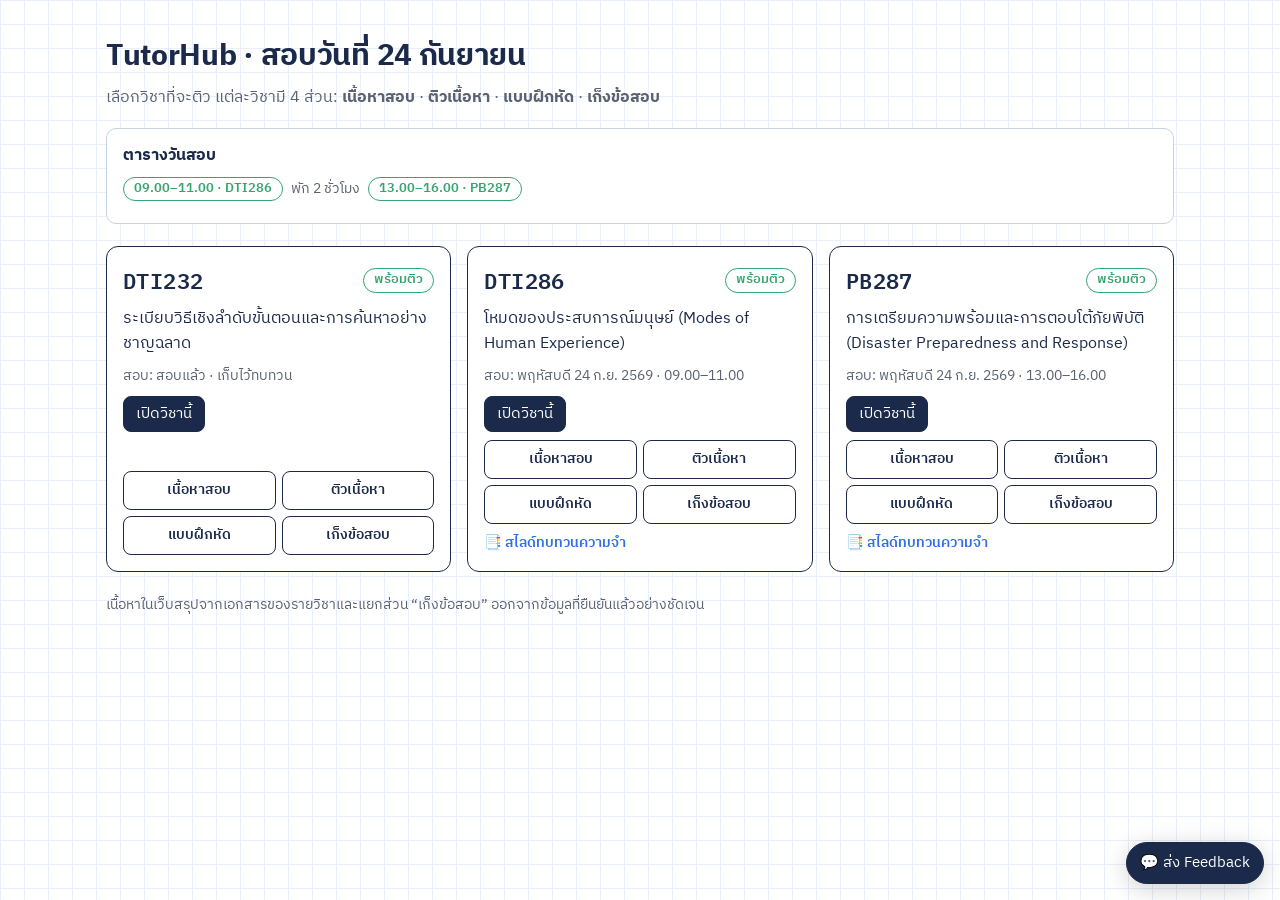
<file: index.html>
<!DOCTYPE html>
<html lang="th">
<head>
<meta charset="utf-8">
<!-- Google tag (gtag.js) -->
<script async src="https://www.googletagmanager.com/gtag/js?id=G-EE4KQJKJ57"></script>
<script>
  window.dataLayer = window.dataLayer || [];
  function gtag(){dataLayer.push(arguments);}
  gtag('js', new Date());

  gtag('config', 'G-EE4KQJKJ57');
</script>
<meta name="viewport" content="width=device-width, initial-scale=1, viewport-fit=cover">
<title>ห้องติวสอบ · เลือกวิชา</title>
<link rel="icon" href="favicon.svg">
<link rel="stylesheet" href="shared/style.css">
<style>
.hero{margin:10px 0 22px}
.grid{display:grid;grid-template-columns:repeat(auto-fit,minmax(300px,1fr));gap:16px}
.card{background:var(--paper);border:1.5px solid var(--ink);border-radius:12px;padding:16px;display:flex;flex-direction:column;gap:8px}
.card.empty{border-style:dashed;border-color:var(--line)}
.code{font-family:var(--mono);font-weight:600;font-size:1.35rem;letter-spacing:.02em}
.name{min-height:2.6em}
.name.missing{color:var(--graphite);font-style:italic}
.meta{font-size:.9rem;color:var(--graphite)}
.feat{display:grid;grid-template-columns:repeat(2,1fr);gap:6px;margin-top:auto}
.feat a{font:inherit;font-size:.9rem;font-weight:600;text-align:center;border:1.5px solid var(--ink);border-radius:8px;padding:7px 4px;text-decoration:none;background:var(--paper)}
.feat a:hover{background:var(--soft)}
.card.empty .feat a{border-color:var(--line);color:var(--graphite)}
.open{align-self:flex-start}
</style>
</head>
<body>
<div class="wrap">
  <div class="hero">
    <h1>TutorHub · สอบวันที่ 24 กันยายน</h1>
    <p class="lead">เลือกวิชาที่จะติว แต่ละวิชามี 4 ส่วน: <b>เนื้อหาสอบ</b> · <b>ติวเนื้อหา</b> · <b>แบบฝึกหัด</b> · <b>เก็งข้อสอบ</b></p>
    <div class="sheet"><b>ตารางวันสอบ</b><div class="row"><span class="chip ready">09.00–11.00 · DTI286</span><span class="hint">พัก 2 ชั่วโมง</span><span class="chip ready">13.00–16.00 · PB287</span></div></div>
  </div>
  <div class="grid" id="grid"></div>
  <p class="hint" style="margin-top:22px">เนื้อหาในเว็บสรุปจากเอกสารของรายวิชาและแยกส่วน “เก็งข้อสอบ” ออกจากข้อมูลที่ยืนยันแล้วอย่างชัดเจน</p>
</div>
<script src="data/subjects.js"></script>
<script>
const g=document.getElementById('grid');
const esc=s=>String(s||'').replace(/[&<>"]/g,c=>({'&':'&amp;','<':'&lt;','>':'&gt;','"':'&quot;'}[c]));
g.innerHTML=(window.SUBJECTS||[]).map(s=>{
  const base=s.custom||`subject.html?s=${encodeURIComponent(s.id)}`;
  const t=s.tabs||{overview:'#overview',study:'#study',practice:'#practice',predict:'#predict'};
  const ready=s.status==='ready';
  return `<article class="card ${ready?'':'empty'}">
    <div class="row" style="margin:0;justify-content:space-between"><span class="code">${esc(s.code)}</span><span class="chip ${ready?'ready':'empty'}">${ready?'พร้อมติว':'รอเนื้อหา'}</span></div>
    <div class="name ${s.name?'':'missing'}">${s.name?esc(s.name):'ยังไม่ได้ใส่ชื่อวิชา'}</div>
    <div class="meta">สอบ: ${s.exam?esc(s.exam):'ยังไม่ระบุ'}</div>
    <a class="btn main open" href="${base}${t.overview}">เปิดวิชานี้</a>
    <nav class="feat" aria-label="ส่วนของ ${esc(s.code)}">
      <a href="${base}${t.overview}">เนื้อหาสอบ</a><a href="${base}${t.study}">ติวเนื้อหา</a><a href="${base}${t.practice}">แบบฝึกหัด</a><a href="${base}${t.predict}">เก็งข้อสอบ</a>
    </nav>
    ${s.reviewPdf?`<a class="memory-link" href="${esc(s.reviewPdf)}" target="_blank" rel="noopener">📑 สไลด์ทบทวนความจำ</a>`:''}
  </article>`}).join('');
</script>
<script src="shared/site-services.js"></script>
</body>
</html>
</file>
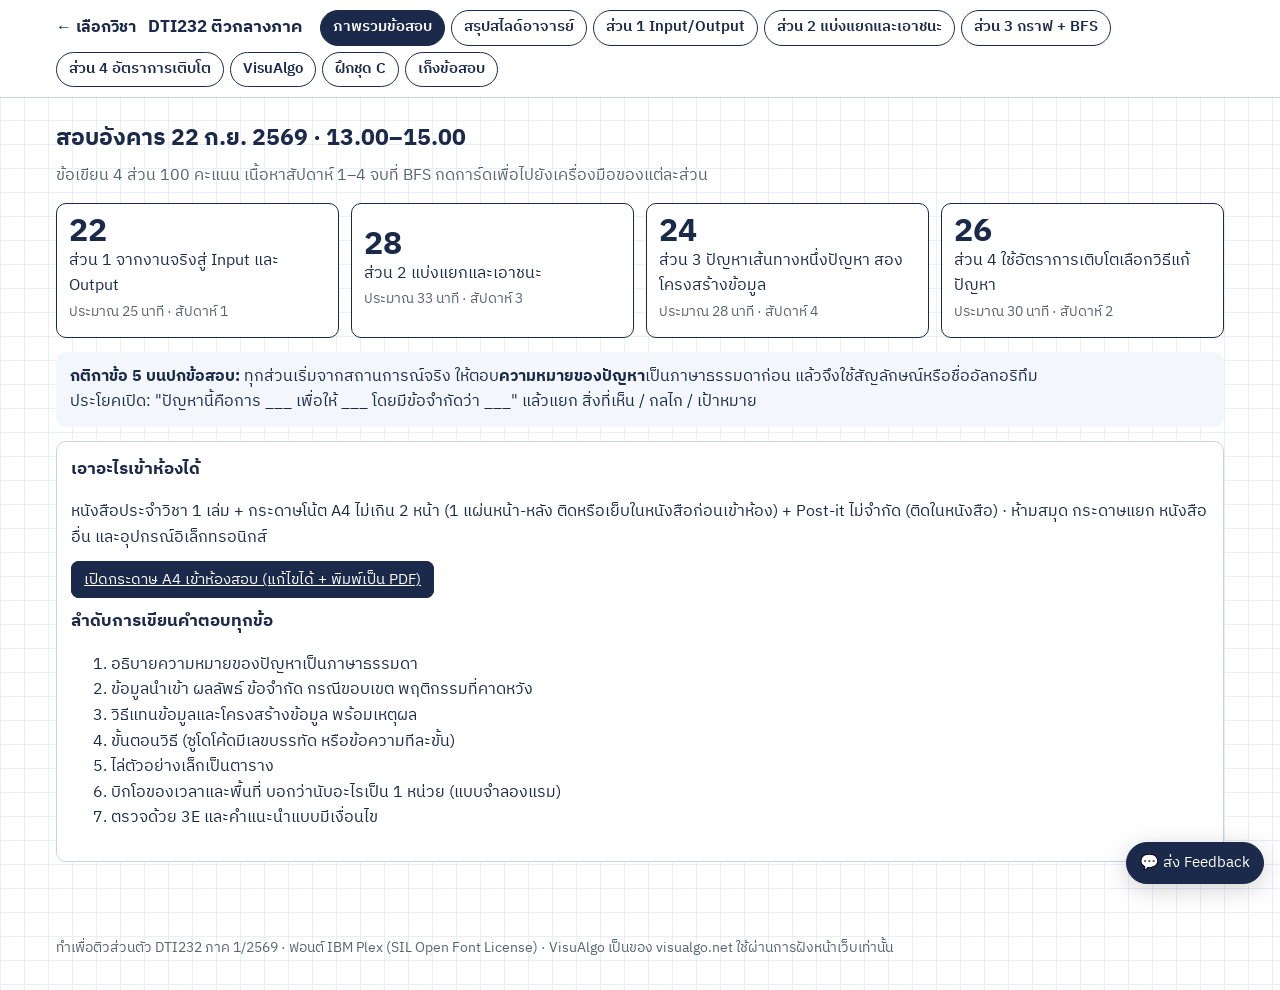
<file: dti232/index.html>
<!DOCTYPE html>
<html lang="th">
<head>
<meta charset="utf-8">
<!-- Google tag (gtag.js) -->
<script async src="https://www.googletagmanager.com/gtag/js?id=G-EE4KQJKJ57"></script>
<script>
  window.dataLayer = window.dataLayer || [];
  function gtag(){dataLayer.push(arguments);}
  gtag('js', new Date());

  gtag('config', 'G-EE4KQJKJ57');
</script>
<meta name="viewport" content="width=device-width, initial-scale=1, viewport-fit=cover">
<title>DTI232 ติวสอบกลางภาค</title>
<style>
@font-face{font-family:Plex;src:url(../fonts/ibm-plex-sans-thai-thai-400-normal.woff2);font-weight:400;unicode-range:U+0E00-0E7F}
@font-face{font-family:Plex;src:url(../fonts/ibm-plex-sans-thai-thai-600-normal.woff2);font-weight:600;unicode-range:U+0E00-0E7F}
@font-face{font-family:Plex;src:url(../fonts/ibm-plex-sans-thai-thai-700-normal.woff2);font-weight:700;unicode-range:U+0E00-0E7F}
@font-face{font-family:Plex;src:url(../fonts/ibm-plex-sans-thai-latin-400-normal.woff2);font-weight:400}
@font-face{font-family:Plex;src:url(../fonts/ibm-plex-sans-thai-latin-600-normal.woff2);font-weight:600}
@font-face{font-family:Plex;src:url(../fonts/ibm-plex-sans-thai-latin-700-normal.woff2);font-weight:700}
@font-face{font-family:PlexMono;src:url(../fonts/ibm-plex-mono-latin-400-normal.woff2);font-weight:400}
@font-face{font-family:PlexMono;src:url(../fonts/ibm-plex-mono-latin-600-normal.woff2);font-weight:600}
:root{
  --paper:#FFFFFF;--grid:#E8EFF8;--ink:#1B2A4A;--graphite:#5A6270;--line:#C9D3E0;--soft:#F3F7FC;
  --undiscovered:#C7CDD6;--discovered:#FFD84D;--explored:#34A56F;--focus:#2F6FEB;--warn:#C2410C;
  --sans:Plex,"Noto Sans Thai","Sukhumvit Set",Tahoma,sans-serif;--mono:PlexMono,ui-monospace,Menlo,Consolas,monospace;
}
@media (prefers-color-scheme:dark){:root{
  --paper:#0F1726;--grid:#17223A;--ink:#E4EAF5;--graphite:#9AA6B8;--line:#2C3A55;--soft:#16213A;
  --undiscovered:#4A5568;--discovered:#E5B800;--explored:#2F9A66;--focus:#6FA0FF;--warn:#FB923C;}}
*,*::before,*::after{box-sizing:border-box}
body{margin:0;font-family:var(--sans);color:var(--ink);font-size:16px;line-height:1.6;background-color:var(--paper);
  background-image:linear-gradient(var(--grid) 1px,transparent 1px),linear-gradient(90deg,var(--grid) 1px,transparent 1px);background-size:24px 24px}
.top{position:sticky;top:0;z-index:5;background:var(--paper);border-bottom:1.5px solid var(--line)}
.top .in{max-width:1200px;margin:0 auto;padding:10px 16px;display:flex;gap:6px;flex-wrap:wrap;align-items:center}
.top h1{font-size:1.05rem;margin:0 12px 0 0;white-space:nowrap}
.top button{font:inherit;font-size:.92rem;font-weight:600;border:1.5px solid var(--ink);background:var(--paper);color:var(--ink);padding:5px 12px;border-radius:999px;cursor:pointer}
.top button[aria-selected=true]{background:var(--ink);color:var(--paper)}
main{max-width:1200px;margin:0 auto;padding:18px 16px 60px}
.panel{display:none}.panel.on{display:block}
h2{font-size:1.45rem;margin:4px 0 6px}
h3{font-size:1.08rem;margin:0 0 8px}
.lead{color:var(--graphite);max-width:75ch;margin:0 0 14px}
.sheet{background:var(--paper);border:1.5px solid var(--line);border-radius:10px;padding:14px;margin-bottom:16px}
.bench{display:grid;grid-template-columns:minmax(0,1fr) minmax(0,1.1fr);gap:16px}
@media (max-width:880px){.bench{grid-template-columns:1fr}}
.row{display:flex;gap:8px;flex-wrap:wrap;align-items:center;margin:8px 0}
.btn{font:inherit;font-size:.93rem;border:1.5px solid var(--ink);background:var(--paper);color:var(--ink);padding:5px 12px;border-radius:8px;cursor:pointer}
.btn.main{background:var(--ink);color:var(--paper)}.btn:disabled{opacity:.4;cursor:default}
button:focus-visible,select:focus-visible,input:focus-visible,summary:focus-visible{outline:3px solid var(--focus);outline-offset:2px}
select,input[type=text],input[type=number]{font:inherit;border:1.5px solid var(--line);background:var(--paper);color:var(--ink);border-radius:8px;padding:5px 8px}
input.mono,input[type=number]{font-family:var(--mono)}
.hint{color:var(--graphite);font-size:.9rem;margin:6px 0 0}
.scroll{overflow-x:auto}
table{border-collapse:collapse;font-size:.92rem}
.t{width:100%}.t th,.t td{border:1px solid var(--line);padding:5px 8px;text-align:left;vertical-align:top}
.t th{background:var(--soft);font-weight:600}
.t tr.now td{background:color-mix(in srgb,var(--discovered) 24%,transparent)}
.mx td,.mx th{width:34px;height:34px;text-align:center;border:1px solid var(--line);font-family:var(--mono)}
.mx th{color:var(--graphite);font-weight:400}
.mx td button{width:100%;height:100%;border:0;background:transparent;color:var(--ink);font:inherit;cursor:pointer}
.mx td.one button{font-weight:600}.mx td.diag{background:var(--soft)}
.mx tr.scan td{background:color-mix(in srgb,var(--discovered) 30%,transparent)}
.mx td.hit{background:var(--discovered)!important;color:#1B2A4A}
.mono{font-family:var(--mono)}
pre.code{font-family:var(--mono);font-size:.84rem;background:var(--soft);border-radius:8px;padding:10px;margin:8px 0 0;overflow-x:auto;line-height:1.5}
pre.code .hl{background:var(--discovered);color:#1B2A4A;border-radius:3px}
.legend{display:flex;gap:14px;flex-wrap:wrap;font-size:.88rem;color:var(--graphite)}
.dot{display:inline-block;width:12px;height:12px;border-radius:50%;margin-right:5px;vertical-align:-1px;border:1.5px solid var(--ink)}
.queue{display:flex;gap:4px;flex-wrap:wrap;min-height:32px;align-items:center;font-family:var(--mono)}
.queue span{border:1.5px solid var(--ink);padding:1px 10px;border-radius:6px;background:var(--discovered);color:#1B2A4A}
.queue em{color:var(--graphite);font-style:normal}
svg text{font-family:var(--mono)}
.facts{display:grid;grid-template-columns:repeat(auto-fit,minmax(140px,1fr));gap:8px;margin-top:10px}
.fact{border:1px dashed var(--line);border-radius:8px;padding:7px}.fact b{display:block;font-size:1.1rem}.fact small{color:var(--graphite)}
.alist{font-family:var(--mono);font-size:.92rem;line-height:1.7}
.lvl{display:flex;gap:8px;flex-wrap:wrap;margin:6px 0}.lvlname{font-size:.85rem;color:var(--graphite);width:100%}
.chunk{display:flex;border:1.5px solid var(--ink);border-radius:6px;overflow:hidden;font-family:var(--mono)}
.chunk span{padding:2px 8px;border-right:1px solid var(--line)}.chunk span:last-child{border-right:0}
.chunk.new{background:color-mix(in srgb,var(--explored) 22%,transparent)}
.log{font-size:.92rem;margin:6px 0 0;padding-left:18px}
.ok{color:var(--explored);font-weight:600}.bad{color:var(--warn);font-weight:600}
.parts{display:grid;grid-template-columns:repeat(auto-fit,minmax(230px,1fr));gap:12px}
.part{border:1.5px solid var(--ink);border-radius:10px;padding:12px;background:var(--paper);cursor:pointer;text-align:left;font:inherit;color:inherit}
.part b.pts{font-size:2rem;line-height:1;display:block}
.rule{border-left:0;background:var(--soft);border-radius:10px;padding:12px 14px;margin:14px 0}
details{border:1.5px solid var(--line);border-radius:10px;padding:8px 12px;margin:8px 0;background:var(--paper)}
details summary{cursor:pointer;font-weight:600}
details[open] summary{margin-bottom:6px}
.frame{width:100%;height:640px;border:1.5px solid var(--line);border-radius:10px;background:#fff}
.bars{display:grid;gap:6px;margin-top:8px}
.bar{display:grid;grid-template-columns:210px 1fr 150px;gap:8px;align-items:center;font-size:.9rem}
.bar i{display:block;height:16px;background:var(--ink);border-radius:3px}
.bar.best i{background:var(--explored)}
@media (max-width:640px){.bar{grid-template-columns:1fr}.frame{height:520px}}
footer{max-width:1200px;margin:0 auto;padding:0 16px 30px;color:var(--graphite);font-size:.85rem}
@media (prefers-reduced-motion:reduce){*{transition:none!important}}
</style>
<style>
.alv{display:flex;flex-direction:column;gap:6px;font-family:var(--mono)}
.alrow{display:flex;align-items:center;gap:0;flex-wrap:wrap;opacity:.25}
.alrow.on{opacity:1}.alrow.cur{background:color-mix(in srgb,var(--discovered) 25%,transparent);border-radius:6px}
.alhead{width:34px;height:30px;border:1.8px solid var(--ink);display:grid;place-items:center;font-weight:600;background:var(--soft)}
.alarrow{width:22px;height:2px;background:var(--ink);position:relative;margin:0 2px}
.alarrow::after{content:"";position:absolute;right:-1px;top:-4px;border-left:7px solid var(--ink);border-top:5px solid transparent;border-bottom:5px solid transparent}
.alnode{width:30px;height:30px;border:1.8px solid var(--warn);border-radius:50%;display:grid;place-items:center;color:var(--warn);font-weight:600}
.alnull{color:var(--warn);font-weight:600;margin-left:2px}
.kind{display:inline-block;border:1.5px solid var(--ink);border-radius:999px;padding:1px 10px;font-weight:600;font-size:.9rem}
.anim{position:relative;height:330px;margin-top:10px;border-bottom:1.5px solid var(--line)}
.anim .lab{position:absolute;left:0;font-size:.8rem;color:var(--graphite)}
.bar2{position:absolute;bottom:0;display:flex;align-items:flex-end;justify-content:center;transition:transform .35s ease,height .35s ease,background-color .2s;border-radius:4px 4px 0 0;background:var(--undiscovered);color:#1B2A4A;font-family:var(--mono);font-size:.8rem;font-weight:600}
.bar2 span{transform:translateY(-100%);position:absolute;top:0;color:var(--ink)}
.bar2.left{background:#8FB8F0}.bar2.right{background:#F2B880}.bar2.cmp{background:var(--discovered);outline:2.5px solid var(--ink)}
.bar2.placed{background:var(--explored)}.bar2.sorted{background:var(--explored)}.bar2.dim{opacity:.35}
.msg{font-size:1rem;min-height:1.6em;margin:8px 0}
.slides{counter-reset:s}
.sl{display:grid;grid-template-columns:44px 1fr auto;gap:10px;padding:7px 0;border-bottom:1px solid var(--line);align-items:start}
.sl .n{font-family:var(--mono);color:var(--graphite)}
.tag{font-size:.8rem;border-radius:999px;padding:1px 8px;border:1px solid var(--line);white-space:nowrap}
.tag.in{background:color-mix(in srgb,var(--explored) 20%,transparent)}.tag.out{color:var(--graphite)}
@media (prefers-reduced-motion:reduce){.bar2{transition:none}}
a{color:inherit}
.tutor-feedback{position:fixed;right:max(16px,env(safe-area-inset-right));bottom:max(16px,env(safe-area-inset-bottom));z-index:20;filter:drop-shadow(0 5px 12px rgba(0,0,0,.18))}.tutor-feedback .btn{padding:8px 13px;border-radius:999px}
.feedback-dialog{width:min(560px,calc(100% - 28px));border:1.5px solid var(--ink);border-radius:14px;padding:0;background:var(--paper);color:var(--ink);box-shadow:0 16px 50px rgba(0,0,0,.3)}.feedback-dialog::backdrop{background:rgba(8,15,30,.66)}
.feedback-dialog form{padding:18px}.feedback-dialog label{display:block;font-weight:600;margin:12px 0}.feedback-dialog select,.feedback-dialog textarea{display:block;width:100%;margin-top:5px;font:inherit;color:var(--ink);background:var(--paper);border:1.5px solid var(--line);border-radius:8px;padding:8px 10px}.feedback-dialog textarea{resize:vertical}
.feedback-head{display:flex;gap:12px;align-items:flex-start;justify-content:space-between;border-bottom:1px solid var(--line);padding-bottom:10px}.feedback-head b{font-size:1.12rem}.feedback-head p{font-size:.9rem;color:var(--graphite);margin:2px 0}.feedback-close{border:0;background:transparent;color:var(--ink);font:400 1.8rem/1 var(--sans);cursor:pointer}.feedback-privacy{font-size:.82rem;color:var(--graphite)}.feedback-actions{display:flex;justify-content:flex-end;gap:8px;margin-top:12px}.feedback-status{min-height:1.5em;color:var(--explored);font-size:.9rem}.feedback-status b{color:var(--warn)}
@media print{.tutor-feedback,.feedback-dialog{display:none!important}}
</style>
</head>
<body>
<div class="top"><div class="in" role="tablist">
  <a href="../index.html" style="font-weight:700;text-decoration:none;margin-right:6px">← เลือกวิชา</a>
  <h1>DTI232 ติวกลางภาค</h1>
  <button role="tab" aria-selected="true" data-tab="home">ภาพรวมข้อสอบ</button>
  <button role="tab" aria-selected="false" data-tab="slides">สรุปสไลด์อาจารย์</button>
  <button role="tab" aria-selected="false" data-tab="p1">ส่วน 1 Input/Output</button>
  <button role="tab" aria-selected="false" data-tab="p2">ส่วน 2 แบ่งแยกและเอาชนะ</button>
  <button role="tab" aria-selected="false" data-tab="p3">ส่วน 3 กราฟ + BFS</button>
  <button role="tab" aria-selected="false" data-tab="p4">ส่วน 4 อัตราการเติบโต</button>
  <button role="tab" aria-selected="false" data-tab="va">VisuAlgo</button>
  <button role="tab" aria-selected="false" data-tab="px">ฝึกชุด C</button>
  <button role="tab" aria-selected="false" data-tab="predict">เก็งข้อสอบ</button>
</div></div>

<main>
<!-- ============ HOME ============ -->
<section class="panel on" id="home">
  <h2>สอบอังคาร 22 ก.ย. 2569 · 13.00–15.00</h2>
  <p class="lead">ข้อเขียน 4 ส่วน 100 คะแนน เนื้อหาสัปดาห์ 1–4 จบที่ BFS กดการ์ดเพื่อไปยังเครื่องมือของแต่ละส่วน</p>
  <div class="parts">
    <button class="part" data-go="p1"><b class="pts">22</b>ส่วน 1 จากงานจริงสู่ Input และ Output<br><small class="hint">ประมาณ 25 นาที · สัปดาห์ 1</small></button>
    <button class="part" data-go="p2"><b class="pts">28</b>ส่วน 2 แบ่งแยกและเอาชนะ<br><small class="hint">ประมาณ 33 นาที · สัปดาห์ 3</small></button>
    <button class="part" data-go="p3"><b class="pts">24</b>ส่วน 3 ปัญหาเส้นทางหนึ่งปัญหา สองโครงสร้างข้อมูล<br><small class="hint">ประมาณ 28 นาที · สัปดาห์ 4</small></button>
    <button class="part" data-go="p4"><b class="pts">26</b>ส่วน 4 ใช้อัตราการเติบโตเลือกวิธีแก้ปัญหา<br><small class="hint">ประมาณ 30 นาที · สัปดาห์ 2</small></button>
  </div>
  <div class="rule"><b>กติกาข้อ 5 บนปกข้อสอบ:</b> ทุกส่วนเริ่มจากสถานการณ์จริง ให้ตอบ<b>ความหมายของปัญหา</b>เป็นภาษาธรรมดาก่อน แล้วจึงใช้สัญลักษณ์หรือชื่ออัลกอริทึม<br>ประโยคเปิด: "ปัญหานี้คือการ ___ เพื่อให้ ___ โดยมีข้อจำกัดว่า ___" แล้วแยก สิ่งที่เห็น / กลไก / เป้าหมาย</div>
  <div class="sheet">
    <h3>เอาอะไรเข้าห้องได้</h3>
    <p>หนังสือประจำวิชา 1 เล่ม + กระดาษโน้ต A4 ไม่เกิน 2 หน้า (1 แผ่นหน้า-หลัง ติดหรือเย็บในหนังสือก่อนเข้าห้อง) + Post-it ไม่จำกัด (ติดในหนังสือ) · ห้ามสมุด กระดาษแยก หนังสืออื่น และอุปกรณ์อิเล็กทรอนิกส์</p>
    <p><a class="btn main" href="a4.html" target="_blank" rel="noopener">เปิดกระดาษ A4 เข้าห้องสอบ (แก้ไขได้ + พิมพ์เป็น PDF)</a></p>
    <h3 style="margin-top:12px">ลำดับการเขียนคำตอบทุกข้อ</h3>
    <ol>
      <li>อธิบายความหมายของปัญหาเป็นภาษาธรรมดา</li>
      <li>ข้อมูลนำเข้า ผลลัพธ์ ข้อจำกัด กรณีขอบเขต พฤติกรรมที่คาดหวัง</li>
      <li>วิธีแทนข้อมูลและโครงสร้างข้อมูล พร้อมเหตุผล</li>
      <li>ขั้นตอนวิธี (ซูโดโค้ดมีเลขบรรทัด หรือข้อความทีละขั้น)</li>
      <li>ไล่ตัวอย่างเล็กเป็นตาราง</li>
      <li>บิกโอของเวลาและพื้นที่ บอกว่านับอะไรเป็น 1 หน่วย (แบบจำลองแรม)</li>
      <li>ตรวจด้วย 3E และคำแนะนำแบบมีเงื่อนไข</li>
    </ol>
  </div>
</section>

<!-- ============ PROF SLIDES ============ -->
<section class="panel" id="slides">
  <h2>สรุปสไลด์อาจารย์ 2 ชุด และจะดูตัวอย่างได้ที่ไหน</h2>
  <p class="lead">ใช้คู่กับสไลด์ติวที่ทำไว้ แถบสีเขียว = ออกสอบ · สีเทา = สัปดาห์หลังกลางภาค ไม่ต้องอ่าน</p>
  <div class="sheet"><h3>ชุดที่ 1 · อัลกอริทึมสำหรับกราฟ I (15 หน้า)</h3><div class="slides" id="sg"></div></div>
  <div class="sheet"><h3>ชุดที่ 2 · The 1,000 Chicken Logistics Mission (13 หน้า)</h3><div class="slides" id="sc"></div></div>
</section>

<!-- ============ PART 1 ============ -->
<section class="panel" id="p1">
  <h2>ส่วน 1 · จากงานจริงสู่ Input และ Output</h2>
  <p class="lead">อ่านสถานการณ์ ลองเขียนคำตอบบนกระดาษก่อน แล้วค่อยเปิดดูตัวอย่างคำตอบ</p>
  <div class="sheet">
    <h3>แม่แบบ (แบบหนังสือหน้า 15)</h3>
    <pre class="code">Input : กำหนดให้ C เป็นเซตของ ___ โดยที่ C = {c1, c2, …, cN} และ ci = (รหัส, ___, ___)
Output: ___ โดยที่ ___          เช่น C' = {c'1 ≤ c'2 ≤ … ≤ c'N}  หรือ  "ตำแหน่ง / null"
Constraints: ขนาดสูงสุด · ความจุ · ทรัพยากรที่ใช้พร้อมกันได้
Edge cases : ไม่มีข้อมูล · มี 1 ตัว · ซ้ำหมด · ติดลบหมด · ไม่พบ · เกินความจุ
Expected   : ต้องจบการทำงาน · ไม่มีข้อมูลหาย/ซ้ำ</pre>
  </div>
  <div id="scen"></div>
</section>

<!-- ============ PART 2 ============ -->
<section class="panel" id="p2">
  <h2>ส่วน 2 · แบ่งแยกและเอาชนะ</h2>
  <p class="lead">แบ่ง → แก้ย่อยจนถึงกรณีฐาน → รวม · ใส่ข้อมูลเองได้ทุกเครื่องมือ</p>

  <div class="sheet">
    <h3>Merge Sort แบบแอนิเมชัน</h3>
    <label for="msin">ข้อมูล (คั่นด้วยจุลภาค 2–16 ตัว)</label>
    <input type="text" class="mono" id="msin" style="width:100%" value="180, 95, 240, 60, 130, 75, 150, 70">
    <div class="row">
      <button class="btn" data-ms="180, 95, 240, 60, 130, 75, 150, 70">การบ้าน 8 โซน</button>
      <button class="btn" data-ms="52, 38, 71, 45, 60, 33, 49, 58">ชุด C รถ 8 คัน</button>
      <button class="btn" data-ms="45, 12, 88, 30, 67, 5, 23, 50">ชุด A</button>
      <button class="btn" data-ms="38, 27, 43, 3, 9, 82, 10">7 ตัว (จำนวนคี่)</button>
      <button class="btn main" id="msGo">ใช้ข้อมูลนี้</button>
    </div>
    <div class="row">
      <button class="btn" id="aPrev">ย้อน</button>
      <button class="btn main" id="aPlay">เล่น</button>
      <button class="btn" id="aNext">ขั้นถัดไป</button>
      <button class="btn" id="aEnd">ข้ามไปจบ</button>
      <label>ความเร็ว <input type="range" id="aSpeed" min="150" max="1600" value="700" style="vertical-align:middle"></label>
    </div>
    <div class="legend"><span><i class="dot" style="background:#8FB8F0"></i>ส่วนซ้าย</span><span><i class="dot" style="background:#F2B880"></i>ส่วนขวา</span><span><i class="dot" style="background:var(--discovered)"></i>กำลังเทียบ</span><span><i class="dot" style="background:var(--explored)"></i>รวมเสร็จ/เรียงแล้ว</span></div>
    <div class="msg" id="aMsg"></div>
    <div class="anim" id="anim"></div>
    <p class="hint" id="aStat"></p>
    <details><summary>Merge Sort แบบเขียนเป็นข้อความ ห้ามวาดรูป (Task 2)</summary>
<pre class="code">Input : C = c1, …, cN ที่ยังไม่เรียง       Output: C' โดยที่ c'1 ≤ c'2 ≤ … ≤ c'N
ขั้นที่ 1 แบ่ง C เป็น C_left = c1…c⌊N/2⌋ และ C_right = c⌊N/2⌋+1…cN
ขั้นที่ 2 ทำขั้นที่ 1 ซ้ำกับแต่ละส่วนจนเหลือข้อมูล 1 ตัว (1 ตัวถือว่าเรียงแล้ว = กรณีฐาน)
ขั้นที่ 3 รวมสองส่วนที่เรียงแล้ว: ตั้ง i = 1, j = 1
          ถ้า C_left[i] ≤ C_right[j] ต่อ C_left[i] ท้ายผลลัพธ์ แล้ว i = i + 1
          มิฉะนั้น ต่อ C_right[j] ท้ายผลลัพธ์ แล้ว j = j + 1
          เมื่อส่วนใดหมด ต่อข้อมูลที่เหลือของอีกส่วนทั้งหมดท้ายผลลัพธ์
ขั้นที่ 4 ทำขั้นที่ 3 กับคู่ที่แบ่งมาจากส่วนเดียวกัน จากเล็กไปใหญ่ จนเหลือลำดับเดียว</pre></details>
  </div>

  <div class="sheet">
    <h3>Merge Sort แบบต้นไม้ (เหมือนเขียนในกระดาษ)</h3>
    <div id="msDivide"></div>
    <div class="row"><button class="btn" id="msPrev">ย้อน</button><button class="btn main" id="msNext">รวมคู่ถัดไป</button><button class="btn" id="msAll">แสดงทั้งหมด</button></div>
    <div id="msMerge"></div><ol class="log" id="msLog"></ol><p class="hint" id="msSum"></p>
  </div>

  <div class="sheet">
    <h3>Binary Search บนผลลัพธ์ที่เรียงแล้ว</h3>
    <div class="row"><label for="bsT">ค้นหา</label><input type="text" class="mono" id="bsT" value="130" style="width:110px"><button class="btn main" id="bsGo">ค้น</button></div>
    <div class="scroll"><table class="t" id="bsTable"></table></div><p class="hint" id="bsSum"></p>
  </div>

  <div class="sheet">
    <h3>Karatsuba ทุกการเรียกซ้ำ</h3>
    <div class="row"><label for="kx">X</label><input type="text" class="mono" id="kx" value="1234" style="width:130px"><label for="ky">Y</label><input type="text" class="mono" id="ky" value="5678" style="width:130px"></div>
    <div class="row">
      <button class="btn" data-k="12,56">12 × 56</button><button class="btn" data-k="1234,5678">1234 × 5678</button>
      <button class="btn" data-k="123,45">123 × 45 หลักคี่</button><button class="btn" data-k="38,47">38 × 47</button>
      <button class="btn" data-k="1356,2461">1356 × 2461</button><button class="btn main" id="kGo">คำนวณ</button>
    </div>
    <div class="row"><button class="btn" id="kPrev">ย้อน</button><button class="btn main" id="kNext">เปิดการเรียกถัดไป</button><button class="btn" id="kAll">แสดงทั้งหมด</button></div>
    <div class="scroll"><table class="t" id="ktable"></table></div><p class="hint" id="ksum"></p>
    <details><summary>ความหมาย + ซูโดโค้ด</summary>
<pre class="code">ผ่าเลข X = a·10^k + b , Y = c·10^k + d
XY = ac·10^2k + (ad+bc)·10^k + bd       ← ต้องคูณ 4 ครั้ง
แต่ ad+bc = (a+b)(c+d) − ac − bd        ← เหลือ 3 ครั้ง: P=ac  Q=bd  R=(a+b)(c+d)

KARATSUBA(X, Y)
 1. n ← จำนวนหลักของ X          2. m ← จำนวนหลักของ Y
    ถ้า n = 1 หรือ m = 1 ให้ return X × Y        ← กรณีฐาน
 3. k ← ceil(max(n, m) / 2)
 4. a ← floor(X / 10^k)          5. b ← X mod 10^k
 6. c ← floor(Y / 10^k)          7. d ← Y mod 10^k
 8. P ← KARATSUBA(a, c)          9. Q ← KARATSUBA(b, d)
10. R ← KARATSUBA(a+b, c+d)     11. S ← R − P − Q
12. M ← P × 10^(2k) + S × 10^k + Q            13. return M
T(n) = 3T(n/2) + Θ(n) = Θ(n^1.585)   (คูณแบบตั้งหลัก Θ(n²))</pre></details>
  </div>
</section>

<!-- ============ PART 3 ============ -->
<section class="panel" id="p3">
  <h2>ส่วน 3 · ปัญหาเส้นทางหนึ่งปัญหา สองโครงสร้างข้อมูล</h2>
  <p class="lead">เลือกกราฟตัวอย่าง (วางตำแหน่งจุดตามรูปในหนังสือและสไลด์) · แปลงเมทริกซ์เป็นรายการประชิดทีละแถว · ไล่ BFS ทีละขั้น · กดช่องเมทริกซ์เพื่อแก้กราฟ</p>
  <div class="sheet">
    <div class="row">
      <label for="preset">กราฟ</label>
      <select id="preset"></select>
      <label for="start">เริ่ม BFS ที่</label><select id="start"></select>
      <span class="kind" id="kind"></span>
    </div>
    <p class="hint" id="pdesc"></p>
  </div>
  <div class="bench">
    <div class="sheet">
      <h3>1. เมทริกซ์ประชิด</h3>
      <div class="scroll"><table class="mx" id="mx"></table></div>
      <p class="hint" id="mxhint"></p>
      <div class="facts" id="facts"></div>
    </div>
    <div class="sheet">
      <h3>2. กราฟ</h3>
      <div class="legend"><span><i class="dot" style="background:var(--undiscovered)"></i>ยังไม่พบ</span><span><i class="dot" style="background:var(--discovered)"></i>พบแล้ว (อยู่ในคิว)</span><span><i class="dot" style="background:var(--explored)"></i>สำรวจแล้ว</span></div>
      <svg id="graph" viewBox="0 0 440 330" width="100%" role="img" aria-label="กราฟ"><defs><marker id="ar" viewBox="0 0 10 10" refX="9" refY="5" markerWidth="7" markerHeight="7" orient="auto-start-reverse"><path d="M0,0 L10,5 L0,10 z" fill="currentColor"/></marker></defs><g id="gg"></g></svg>
    </div>
  </div>
  <div class="sheet">
    <h3>3. แปลงเมทริกซ์เป็นรายการประชิด (Adjacency List)</h3>
    <p class="hint" id="alhow"></p>
    <div class="row"><button class="btn" id="lPrev">ย้อน</button><button class="btn main" id="lNext">แปลงแถวถัดไป</button><button class="btn" id="lAll">แสดงทั้งหมด</button></div>
    <p class="msg" id="lMsg"></p>
    <div class="alv" id="alv"></div>
  </div>
  <div class="sheet">
    <h3>4. ไล่ BFS</h3>
    <div><b>คิว</b> <span class="hint">(หัวคิวซ้าย)</span></div><div class="queue" id="queue"></div>
    <div class="row"><button class="btn" id="bPrev">ย้อน</button><button class="btn main" id="bNext">ขั้นถัดไป</button><button class="btn" id="bAll">แสดงทั้งหมด</button><button class="btn" id="bReset">เริ่มใหม่</button></div>
    <div class="facts" id="cost"></div>
    <div class="scroll" style="margin-top:10px"><table class="t" id="btrace"></table></div>
    <p class="hint" id="bsum"></p><pre class="code" id="bcode"></pre>
  </div>
  <div class="sheet">
    <h3>5. เทียบสองโครงสร้างด้วยตัวเลขจริง</h3>
    <div class="row"><label>จำนวนจุด V <input type="number" id="gV" value="10000" min="1" style="width:120px"></label><label>เส้นต่อจุดเฉลี่ย <input type="number" id="gD" value="3" min="0" style="width:90px"></label></div>
    <div id="gOut"></div>
  </div>
</section>

<!-- ============ PART 4 ============ -->
<section class="panel" id="p4">
  <h2>ส่วน 4 · ใช้อัตราการเติบโตเลือกวิธีแก้ปัญหา</h2>
  <p class="lead">ไม่มีวิธีที่ดีที่สุดเสมอ ต้องแทนตัวเลขของสถานการณ์จริง เปลี่ยน n และ k แล้วดูว่าคำตอบเปลี่ยนเมื่อไร</p>
  <div class="sheet">
    <div class="row">
      <label>n (จำนวนข้อมูล) <input type="number" id="n4" value="1000000" min="1" style="width:140px"></label>
      <label>k (จำนวนครั้งที่ค้น) <input type="number" id="k4" value="1000" min="1" style="width:110px"></label>
      <label>ความเร็วเครื่อง (ครั้ง/วินาที) <input type="number" id="s4" value="100000000" min="1" style="width:150px"></label>
    </div>
    <p class="hint">ตัวเลขเป็นการประมาณภายใต้แบบจำลองแรม (1 คำสั่ง = 1 หน่วย) ละแคช หน่วยความจำ และค่าคงที่ ในข้อสอบให้เขียนข้อสมมตินี้ด้วย</p>
  </div>
  <div class="sheet"><h3>งาน A: ตรวจว่ามีรหัสซ้ำหรือไม่</h3><div id="outA"></div></div>
  <div class="sheet"><h3>งาน B: ค้นรหัส k ครั้ง</h3><div id="outB"></div></div>
  <div class="sheet"><h3>เมื่อข้อมูลเพิ่มขึ้น งานของแต่ละแบบเพิ่มขึ้นเท่าไร</h3><div class="scroll"><table class="t" id="growth"></table></div></div>
  <div class="sheet">
    <h3>หาบิกโอจากซูโดโค้ด</h3>
    <div class="scroll"><table class="t">
      <tr><th>รูปแบบ</th><th>จำนวนรอบ</th><th>บิกโอ</th></tr>
      <tr><td>คำสั่งเดี่ยว (บวก ลบ คูณ หาร mod เปรียบเทียบ if อ่าน/เขียน)</td><td>1</td><td>O(1)</td></tr>
      <tr><td>วนตั้งแต่ 1 ถึง n</td><td>n</td><td>O(n)</td></tr>
      <tr><td>ลูปซ้อน n × n ให้คูณ</td><td>n²</td><td>O(n²)</td></tr>
      <tr><td>ลูปเขียนต่อกัน n แล้ว n ให้บวก</td><td>2n</td><td>O(n)</td></tr>
      <tr><td>หารครึ่งหรือคูณสองทุกรอบ</td><td>log₂n</td><td>O(log n)</td></tr>
      <tr><td>เทียบทุกคู่ i &lt; j</td><td>n(n−1)/2</td><td>O(n²)</td></tr>
    </table></div>
    <p class="hint">ลดรูปโดยตัดตัวคูณและพจน์ที่โตช้ากว่า เช่น 3n² + 100n + 6 = O(n²) · ตามที่อาจารย์สอน O = worst, Θ = average, Ω = best และ c คือจุดบนแกน n ที่ตั้งแต่ c เป็นต้นไปเงื่อนไขเป็นจริง</p>
  </div>
</section>

<!-- ============ VISUALGO ============ -->
<section class="panel" id="va">
  <h2>VisuAlgo เฉพาะส่วนที่ออกสอบ</h2>
  <p class="lead">ต้องต่ออินเทอร์เน็ต ถ้ากรอบด้านล่างว่าง ให้กด "เปิดในแท็บใหม่"</p>
  <div class="row">
    <button class="btn main" data-va="0">Merge Sort</button>
    <button class="btn" data-va="1">Adjacency Matrix / List</button>
    <button class="btn" data-va="2">BFS</button>
  </div>
  <div class="sheet">
    <p id="vaHow"></p>
    <div class="row"><a class="btn" id="vaOpen" target="_blank" rel="noopener">เปิดในแท็บใหม่</a></div>
    <iframe class="frame" id="vaFrame" title="VisuAlgo" loading="lazy" referrerpolicy="no-referrer"></iframe>
  </div>
</section>

<!-- ============ PREDICT ============ -->
<section class="panel" id="predict">
  <h2>เก็งข้อสอบ</h2>
  <p class="lead">เป็นการเดาจากหลักฐาน ไม่ใช่ข้อสอบจริง · 🟢 ยืนยันแล้ว · 🟡 หลักฐานอ้อม · 🔴 เดา</p>
  <div class="sheet"><h3>ตรวจการเก็งกับปกข้อสอบจริง</h3>
    <div class="scroll"><table class="t">
      <tr><th>ส่วน (คะแนน)</th><th>หัวข้อจริงบนปก</th><th>สิ่งที่เก็งไว้</th><th>ฝึกได้ที่</th></tr>
      <tr><td>1 (22)</td><td>จากงานจริงสู่ Input และ Output</td><td>🟢 ระบุ I/O + 3E ของสถานการณ์</td><td>แท็บส่วน 1 · ชุด C ส่วน 1</td></tr>
      <tr><td>2 (28)</td><td>แบ่งแยกและเอาชนะ</td><td>🟡 Merge Sort, Binary Search, Karatsuba (อาจารย์เน้นหลักคี่/หลักไม่เท่า)</td><td>แท็บส่วน 2 · ชุด C ส่วน 2</td></tr>
      <tr><td>3 (24)</td><td>ปัญหาเส้นทางหนึ่งปัญหา สองโครงสร้างข้อมูล</td><td>🟢 ให้เมทริกซ์ → วาดกราฟ → รายการประชิด → BFS · หมู่บ้าน 10,000</td><td>แท็บส่วน 3 · ชุด C ส่วน 3</td></tr>
      <tr><td>4 (26)</td><td>ใช้อัตราการเติบโตเลือกวิธีแก้ปัญหา</td><td>🟡 แทน n จริง เทียบวิธี จุดเปลี่ยน k ≈ log₂n</td><td>แท็บส่วน 4 · ชุด C ส่วน 4</td></tr>
    </table></div>
    <p class="hint">เดาผิด: รูปแบบปรนัย/จับคู่ (ของจริงเป็นข้อเขียน 4 ส่วน) และกติกาเอาเข้าห้อง (ของจริงให้ A4 1 แผ่น + Post-it)</p>
  </div>
  <div class="sheet"><h3>แนวที่น่าออก</h3>
    <div class="scroll"><table class="t">
      <tr><th>แนว</th><th>โอกาส</th><th>หลักฐาน</th></tr>
      <tr><td>ให้เมทริกซ์ → วาดกราฟ → รายการประชิด → ไล่ BFS</td><td>สูงมาก</td><td>🟢 อาจารย์พูดในคาบ + Task 5</td></tr>
      <tr><td>เลือกรายการหรือเมทริกซ์ + บิกโอ + 3E</td><td>สูงมาก</td><td>🟡 คำถามท้ายคาบ น.28</td></tr>
      <tr><td>เขียน/หาจุดผิดในซูโดโค้ด BFS + วิเคราะห์ RAM</td><td>สูงมาก</td><td>🟡 Task 5 สั่ง 3 ข้อ</td></tr>
      <tr><td>ระบุ Input / Output / ข้อจำกัด / กรณีขอบเขต</td><td>สูงมาก</td><td>🟢 ปกข้อสอบส่วน 1 + Task 4</td></tr>
      <tr><td>ไล่ Karatsuba (รวมหลักคี่/หลักไม่เท่า)</td><td>สูง</td><td>🟡 ชีตแจก + OneNote อาจารย์</td></tr>
      <tr><td>ไล่ Merge Sort / เขียนเป็นข้อความห้ามวาดรูป</td><td>สูง</td><td>🟢 Task 1–2</td></tr>
      <tr><td>แทนตัวเลขจริงเลือกวิธี (ตรวจซ้ำ, ค้น k ครั้ง)</td><td>สูง</td><td>🟢 ปกข้อสอบส่วน 4</td></tr>
      <tr><td>3E วิจารณ์วิธีแก้ปัญหา · แก้สาเหตุหรือย้ายปัญหา</td><td>สูง</td><td>🟡 คำถามท้ายคาบ น.14</td></tr>
      <tr><td>PRAM: Sₚ, Eₚ, W, T∞</td><td>ปานกลาง</td><td>🟡 คำถามท้ายคาบ น.21</td></tr>
      <tr><td>ส่วนประกอบเชื่อมโยง · กราฟสองส่วน</td><td>พอมี</td><td>🟡 หนังสือ น.28</td></tr>
    </table></div>
  </div>
</section>

<!-- ============ PRACTICE ============ -->
<section class="panel" id="px">
  <h2>ฝึกชุด C — ตามรูปแบบข้อสอบจริง</h2>
  <p class="lead">จับเวลา 2 ชั่วโมง ทำบนกระดาษ เริ่มทุกข้อด้วยความหมายของปัญหา แล้วค่อยเปิดเฉลย</p>
  <div id="setc"></div>
</section>
</main>
<footer>ทำเพื่อติวส่วนตัว DTI232 ภาค 1/2569 · ฟอนต์ IBM Plex (SIL Open Font License) · VisuAlgo เป็นของ visualgo.net ใช้ผ่านการฝังหน้าเว็บเท่านั้น</footer>
<script src="app.js"></script>
<script src="../shared/site-services.js"></script>
</body>
</html>
</file>
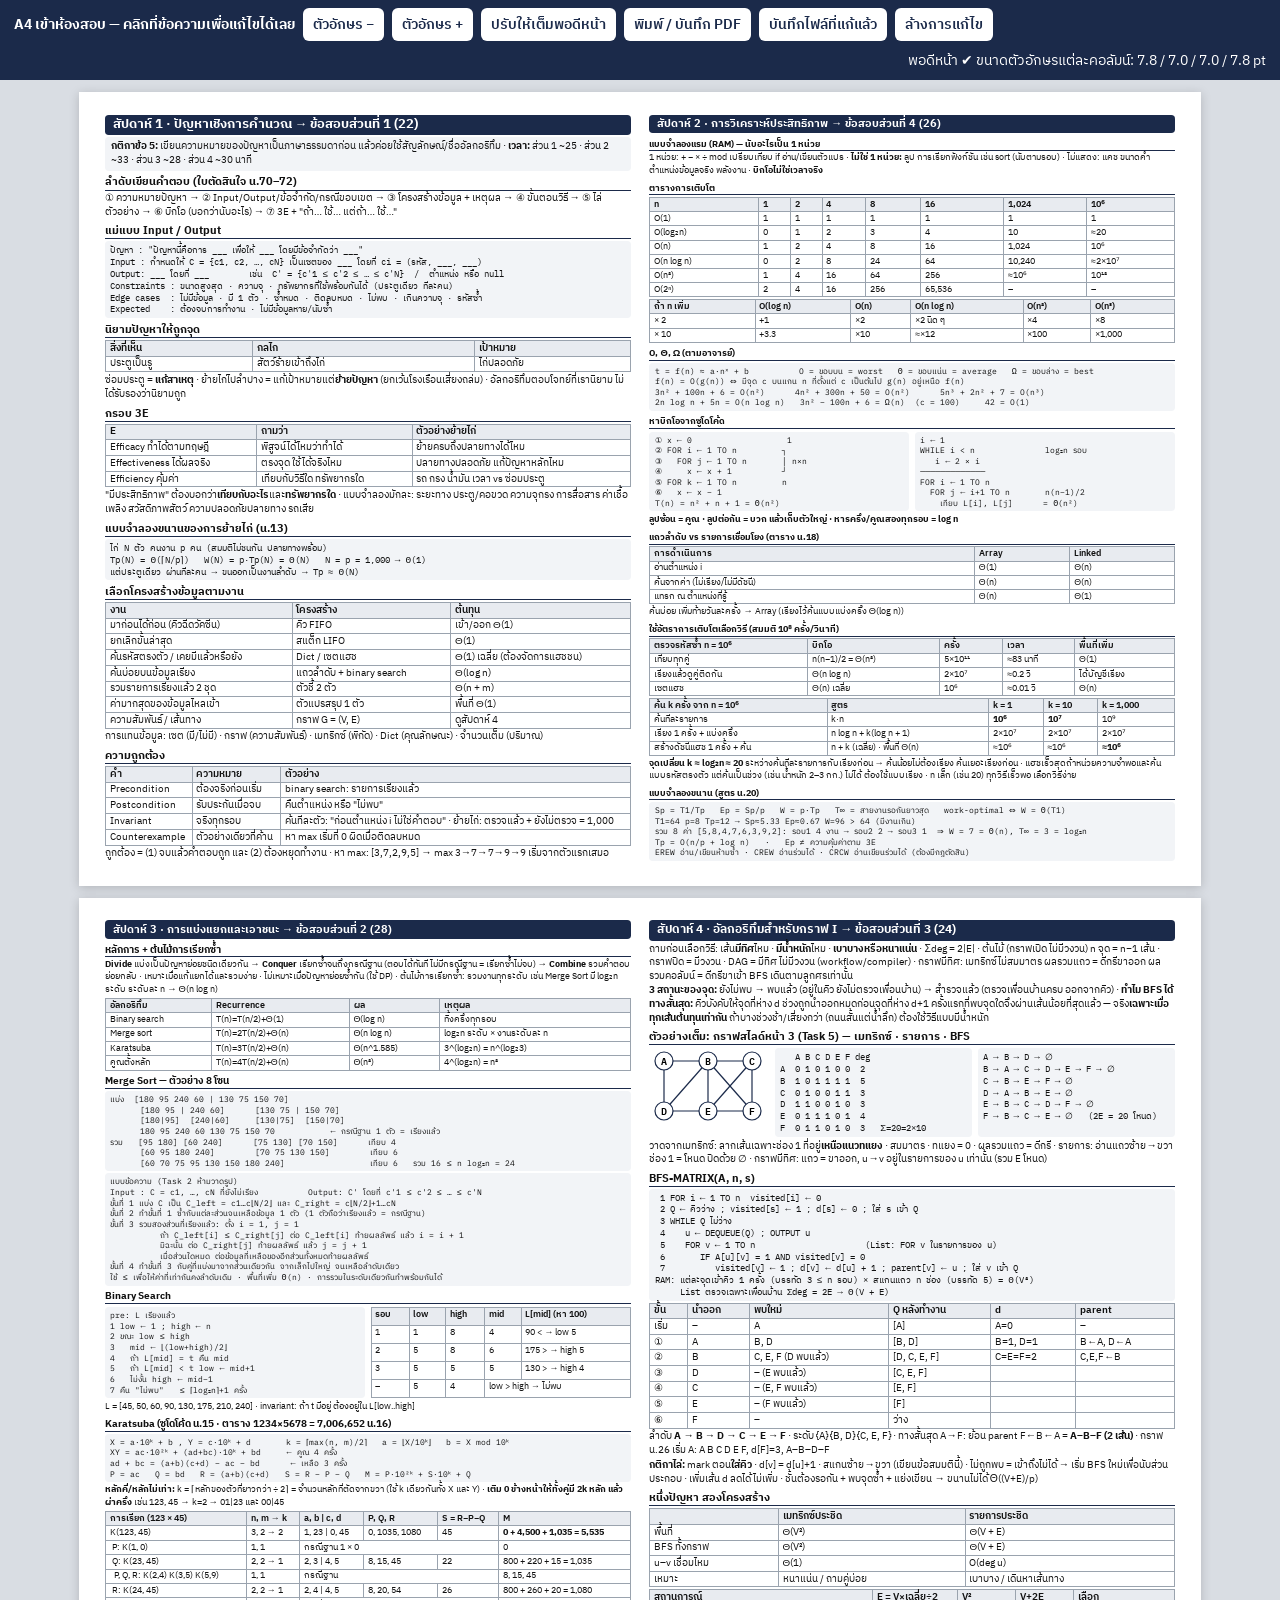
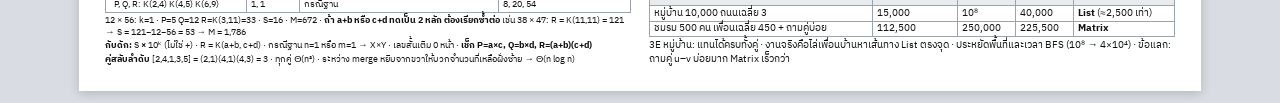
<file: a4.html>
<!DOCTYPE html>
<html lang="th"><head><meta charset="utf-8">
<meta name="viewport" content="width=device-width, initial-scale=1">
<title>DTI232 กระดาษ A4 เข้าห้องสอบ (แก้ไขได้)</title>
<style>
@font-face{font-family:P;src:url(fonts/ibm-plex-sans-thai-thai-400-normal.woff2);font-weight:400;unicode-range:U+0E00-0E7F}
@font-face{font-family:P;src:url(fonts/ibm-plex-sans-thai-thai-600-normal.woff2);font-weight:600;unicode-range:U+0E00-0E7F}
@font-face{font-family:P;src:url(fonts/ibm-plex-sans-thai-thai-700-normal.woff2);font-weight:700;unicode-range:U+0E00-0E7F}
@font-face{font-family:P;src:url(fonts/ibm-plex-sans-thai-latin-400-normal.woff2);font-weight:400}
@font-face{font-family:P;src:url(fonts/ibm-plex-sans-thai-latin-600-normal.woff2);font-weight:600}
@font-face{font-family:P;src:url(fonts/ibm-plex-sans-thai-latin-700-normal.woff2);font-weight:700}
@font-face{font-family:M;src:url(fonts/ibm-plex-mono-latin-400-normal.woff2);font-weight:400}
@font-face{font-family:M;src:url(fonts/ibm-plex-mono-latin-600-normal.woff2);font-weight:600}
@page{size:A4 landscape;margin:0}
:root{--fs:8.4pt}
*{box-sizing:border-box}
html,body{margin:0}
body{background:#d9dde3;font-family:P,"Sukhumvit Set",Tahoma,sans-serif;color:#111}
.bar{position:sticky;top:0;z-index:9;background:#1B2A4A;color:#fff;padding:8px 14px;display:flex;gap:8px;flex-wrap:wrap;align-items:center;font-size:14px}
.bar button{font:inherit;border:0;border-radius:6px;padding:5px 10px;cursor:pointer;background:#fff;color:#1B2A4A;font-weight:600}
.bar .st{margin-left:auto}
.bar .warn{background:#FFD84D;color:#111;padding:3px 8px;border-radius:6px;font-weight:600}
.page{width:297mm;height:210mm;margin:12px auto;background:#fff;padding:6mm 7mm;display:grid;grid-template-columns:1fr 1fr;gap:5mm;overflow:hidden;box-shadow:0 2px 10px rgba(0,0,0,.18)}
.col{overflow:hidden;font-size:var(--fs);line-height:1.33;outline:none}
.col.over{box-shadow:inset 0 -6px 0 #e11d48}
h1{font-size:1.2em;margin:0 0 .5mm;padding:.5mm 2mm;background:#1B2A4A;color:#fff;border-radius:1mm;font-weight:700}
h2{font-size:1.02em;margin:1.2mm 0 .3mm;font-weight:700;border-bottom:.3mm solid #1B2A4A}
p{margin:.25mm 0}
ul,ol{margin:.2mm 0;padding-left:4mm}li{margin:0}
pre{font-family:M,P,monospace;font-size:.9em;line-height:1.26;margin:.5mm 0;padding:.8mm 1.4mm;background:#f2f4f7;border-radius:1mm;white-space:pre-wrap}
table{border-collapse:collapse;width:100%;font-size:.95em;margin:.5mm 0}
td,th{border:.2mm solid #9aa3ae;padding:.2mm 1mm;text-align:left;vertical-align:top}
th{background:#e8ebf0;font-weight:600}
.box{background:#f2f4f7;border-radius:1mm;padding:.8mm 1.6mm;margin:.5mm 0}
b{font-weight:700}
@media print{
  body{background:#fff}.bar{display:none}
  .page{margin:0;box-shadow:none;page-break-after:always}.page:last-child{page-break-after:auto}
  .col.over{box-shadow:none}
}
</style></head><body>
<div class="bar" id="bar">
  <b>A4 เข้าห้องสอบ — คลิกที่ข้อความเพื่อแก้ไขได้เลย</b>
  <button onclick="fs(-0.1)">ตัวอักษร −</button><button onclick="fs(0.1)">ตัวอักษร +</button>
  <button onclick="autofit()">ปรับให้เต็มพอดีหน้า</button>
  <button onclick="window.print()">พิมพ์ / บันทึก PDF</button>
  <button onclick="saveFile()">บันทึกไฟล์ที่แก้แล้ว</button>
  <button onclick="resetEdits()">ล้างการแก้ไข</button>
  <span class="st" id="st"></span>
</div>

<style>
.g2{display:grid;grid-template-columns:auto 1fr;gap:2mm;align-items:start}
.g3{display:grid;grid-template-columns:1fr 1fr;gap:1.5mm}
svg{display:block}
.sub{font-weight:700}
</style>
<!-- ======================= ด้านหน้า : สัปดาห์ 1 + 2 ======================= -->
<div class="page">
<div class="col" contenteditable="true">
<h1>สัปดาห์ 1 · ปัญหาเชิงการคำนวณ → ข้อสอบส่วนที่ 1 (22)</h1>
<div class="box"><b>กติกาข้อ 5:</b> เขียนความหมายของปัญหาเป็นภาษาธรรมดาก่อน แล้วค่อยใช้สัญลักษณ์/ชื่ออัลกอริทึม · <b>เวลา:</b> ส่วน 1 ~25 · ส่วน 2 ~33 · ส่วน 3 ~28 · ส่วน 4 ~30 นาที</div>
<h2>ลำดับเขียนคำตอบ (ใบตัดสินใจ น.70–72)</h2>
<p>① ความหมายปัญหา → ② Input/Output/ข้อจำกัด/กรณีขอบเขต → ③ โครงสร้างข้อมูล + เหตุผล → ④ ขั้นตอนวิธี → ⑤ ไล่ตัวอย่าง → ⑥ บิกโอ (บอกว่านับอะไร) → ⑦ 3E + "ถ้า… ใช้… แต่ถ้า… ใช้…"</p>
<h2>แม่แบบ Input / Output</h2>
<pre>ปัญหา : "ปัญหานี้คือการ ___ เพื่อให้ ___ โดยมีข้อจำกัดว่า ___"
Input : กำหนดให้ C = {c1, c2, …, cN} เป็นเซตของ ___ โดยที่ ci = (รหัส, ___, ___)
Output: ___ โดยที่ ___        เช่น  C' = {c'1 ≤ c'2 ≤ … ≤ c'N}  /  ตำแหน่ง หรือ null
Constraints : ขนาดสูงสุด · ความจุ · ทรัพยากรที่ใช้พร้อมกันได้ (ประตูเดียว ทีละคน)
Edge cases  : ไม่มีข้อมูล · มี 1 ตัว · ซ้ำหมด · ติดลบหมด · ไม่พบ · เกินความจุ · รหัสซ้ำ
Expected    : ต้องจบการทำงาน · ไม่มีข้อมูลหาย/นับซ้ำ</pre>
<h2>นิยามปัญหาให้ถูกจุด</h2>
<table><tr><th>สิ่งที่เห็น</th><th>กลไก</th><th>เป้าหมาย</th></tr>
<tr><td>ประตูเป็นรู</td><td>สัตว์ร้ายเข้าถึงไก่</td><td>ไก่ปลอดภัย</td></tr></table>
<p>ซ่อมประตู = <b>แก้สาเหตุ</b> · ย้ายไก่ไปลำปาง = แก้เป้าหมายแต่<b>ย้ายปัญหา</b> (ยกเว้นโรงเรือนเสี่ยงถล่ม) · อัลกอริทึมตอบโจทย์ที่เรานิยาม ไม่ได้รับรองว่านิยามถูก</p>
<h2>กรอบ 3E</h2>
<table><tr><th>E</th><th>ถามว่า</th><th>ตัวอย่างย้ายไก่</th></tr>
<tr><td>Efficacy ทำได้ตามทฤษฎี</td><td>พิสูจน์ได้ไหมว่าทำได้</td><td>ย้ายครบถึงปลายทางได้ไหม</td></tr>
<tr><td>Effectiveness ได้ผลจริง</td><td>ตรงจุด ใช้ได้จริงไหม</td><td>ปลายทางปลอดภัย แก้ปัญหาหลักไหม</td></tr>
<tr><td>Efficiency คุ้มค่า</td><td>เทียบกับวิธีใด ทรัพยากรใด</td><td>รถ กรง น้ำมัน เวลา vs ซ่อมประตู</td></tr></table>
<p>"มีประสิทธิภาพ" ต้องบอกว่า<b>เทียบกับอะไร</b>และ<b>ทรัพยากรใด</b> · แบบจำลองมักละ: ระยะทาง ประตู/คอขวด ความจุกรง การสื่อสาร ค่าเชื้อเพลิง สวัสดิภาพสัตว์ ความปลอดภัยปลายทาง รถเสีย</p>
<h2>แบบจำลองขนานของการย้ายไก่ (น.13)</h2>
<pre>ไก่ N ตัว คนงาน p คน (สมมติไม่ชนกัน ปลายทางพร้อม)
Tp(N) = Θ(⌈N/p⌉)   W(N) = p·Tp(N) = Θ(N)   N = p = 1,000 → Θ(1)
แต่ประตูเดียว ผ่านทีละคน → ขนออกเป็นงานลำดับ → Tp ≈ Θ(N)</pre>
<h2>เลือกโครงสร้างข้อมูลตามงาน</h2>
<table><tr><th>งาน</th><th>โครงสร้าง</th><th>ต้นทุน</th></tr>
<tr><td>มาก่อนได้ก่อน (คิวฉีดวัคซีน)</td><td>คิว FIFO</td><td>เข้า/ออก Θ(1)</td></tr>
<tr><td>ยกเลิกขั้นล่าสุด</td><td>สแต็ก LIFO</td><td>Θ(1)</td></tr>
<tr><td>ค้นรหัสตรงตัว / เคยมีแล้วหรือยัง</td><td>Dict / เซตแฮช</td><td>Θ(1) เฉลี่ย (ต้องจัดการแฮชชน)</td></tr>
<tr><td>ค้นบ่อยบนข้อมูลเรียง</td><td>แถวลำดับ + binary search</td><td>Θ(log n)</td></tr>
<tr><td>รวมรายการเรียงแล้ว 2 ชุด</td><td>ตัวชี้ 2 ตัว</td><td>Θ(n + m)</td></tr>
<tr><td>ค่ามากสุดของข้อมูลไหลเข้า</td><td>ตัวแปรสรุป 1 ตัว</td><td>พื้นที่ Θ(1)</td></tr>
<tr><td>ความสัมพันธ์ / เส้นทาง</td><td>กราฟ G = (V, E)</td><td>ดูสัปดาห์ 4</td></tr></table>
<p>การแทนข้อมูล: เซต (มี/ไม่มี) · กราฟ (ความสัมพันธ์) · เมทริกซ์ (พิกัด) · Dict (คุณลักษณะ) · จำนวนเต็ม (ปริมาณ)</p>
<h2>ความถูกต้อง</h2>
<table><tr><th>คำ</th><th>ความหมาย</th><th>ตัวอย่าง</th></tr>
<tr><td>Precondition</td><td>ต้องจริงก่อนเริ่ม</td><td>binary search: รายการเรียงแล้ว</td></tr>
<tr><td>Postcondition</td><td>รับประกันเมื่อจบ</td><td>คืนตำแหน่ง หรือ "ไม่พบ"</td></tr>
<tr><td>Invariant</td><td>จริงทุกรอบ</td><td>ค้นทีละตัว: "ก่อนตำแหน่ง i ไม่ใช่คำตอบ" · ย้ายไก่: ตรวจแล้ว + ยังไม่ตรวจ = 1,000</td></tr>
<tr><td>Counterexample</td><td>ตัวอย่างเดียวที่ค้าน</td><td>หา max เริ่มที่ 0 ผิดเมื่อติดลบหมด</td></tr></table>
<p>ถูกต้อง = (1) จบแล้วคำตอบถูก และ (2) ต้องหยุดทำงาน · หา max: [3,7,2,9,5] → max 3→7→7→9→9 เริ่มจากตัวแรกเสมอ</p>
</div>

<div class="col" contenteditable="true">
<h1>สัปดาห์ 2 · การวิเคราะห์ประสิทธิภาพ → ข้อสอบส่วนที่ 4 (26)</h1>
<h2>แบบจำลองแรม (RAM) — นับอะไรเป็น 1 หน่วย</h2>
<p>1 หน่วย: + − × ÷ mod เปรียบเทียบ if อ่าน/เขียนตัวแปร · <b>ไม่ใช่ 1 หน่วย:</b> ลูป การเรียกฟังก์ชัน เช่น sort (นับตามรอบ) · ไม่แสดง: แคช ขนาดคำ ตำแหน่งข้อมูลจริง พลังงาน · <b>บิกโอไม่ใช่เวลาจริง</b></p>
<h2>ตารางการเติบโต</h2>
<table><tr><th>n</th><th>1</th><th>2</th><th>4</th><th>8</th><th>16</th><th>1,024</th><th>10⁶</th></tr>
<tr><td>O(1)</td><td>1</td><td>1</td><td>1</td><td>1</td><td>1</td><td>1</td><td>1</td></tr>
<tr><td>O(log₂n)</td><td>0</td><td>1</td><td>2</td><td>3</td><td>4</td><td>10</td><td>≈20</td></tr>
<tr><td>O(n)</td><td>1</td><td>2</td><td>4</td><td>8</td><td>16</td><td>1,024</td><td>10⁶</td></tr>
<tr><td>O(n log n)</td><td>0</td><td>2</td><td>8</td><td>24</td><td>64</td><td>10,240</td><td>≈2×10⁷</td></tr>
<tr><td>O(n²)</td><td>1</td><td>4</td><td>16</td><td>64</td><td>256</td><td>≈10⁶</td><td>10¹²</td></tr>
<tr><td>O(2ⁿ)</td><td>2</td><td>4</td><td>16</td><td>256</td><td>65,536</td><td>–</td><td>–</td></tr></table>
<table><tr><th>ถ้า n เพิ่ม</th><th>O(log n)</th><th>O(n)</th><th>O(n log n)</th><th>O(n²)</th><th>O(n³)</th></tr>
<tr><td>× 2</td><td>+1</td><td>×2</td><td>×2 นิด ๆ</td><td>×4</td><td>×8</td></tr>
<tr><td>× 10</td><td>+3.3</td><td>×10</td><td>≈×12</td><td>×100</td><td>×1,000</td></tr></table>
<h2>O, Θ, Ω (ตามอาจารย์)</h2>
<pre>t = f(n) ≈ a·nˣ + b          O = ขอบบน = worst   Θ = ขอบแน่น = average   Ω = ขอบล่าง = best
f(n) = O(g(n)) ⇔ มีจุด c บนแกน n ที่ตั้งแต่ c เป็นต้นไป g(n) อยู่เหนือ f(n)
3n² + 100n + 6 = O(n²)      4n² + 300n + 50 = O(n²)      5n³ + 2n² + 7 = O(n³)
2n log n + 5n = O(n log n)   3n² − 100n + 6 = Ω(n)  (c = 100)     42 = O(1)</pre>
<h2>หาบิกโอจากซูโดโค้ด</h2>
<div class="g3">
<pre>① x ← 0                   1
② FOR i ← 1 TO n         ┐
③   FOR j ← 1 TO n       │ n×n
④     x ← x + 1          ┘
⑤ FOR k ← 1 TO n         n
⑥   x ← x − 1
T(n) = n² + n + 1 = Θ(n²)</pre>
<pre>i ← 1
WHILE i &lt; n              log₂n รอบ
   i ← 2 × i
─────────────
FOR i ← 1 TO n
  FOR j ← i+1 TO n       n(n−1)/2
    เทียบ L[i], L[j]      = Θ(n²)</pre>
</div>
<p><b>ลูปซ้อน = คูณ · ลูปต่อกัน = บวก แล้วเก็บตัวใหญ่ · หารครึ่ง/คูณสองทุกรอบ = log n</b></p>
<h2>แถวลำดับ vs รายการเชื่อมโยง (ตาราง น.18)</h2>
<table><tr><th>การดำเนินการ</th><th>Array</th><th>Linked</th></tr>
<tr><td>อ่านตำแหน่ง i</td><td>Θ(1)</td><td>Θ(n)</td></tr>
<tr><td>ค้นจากค่า (ไม่เรียง/ไม่มีดัชนี)</td><td>Θ(n)</td><td>Θ(n)</td></tr>
<tr><td>แทรก ณ ตำแหน่งที่รู้</td><td>Θ(n)</td><td>Θ(1)</td></tr></table>
<p>ค้นบ่อย เพิ่มท้ายวันละครั้ง → Array (เรียงไว้ค้นแบบแบ่งครึ่ง Θ(log n))</p>
<h2>ใช้อัตราการเติบโตเลือกวิธี (สมมติ 10⁸ ครั้ง/วินาที)</h2>
<table><tr><th>ตรวจรหัสซ้ำ n = 10⁶</th><th>บิกโอ</th><th>ครั้ง</th><th>เวลา</th><th>พื้นที่เพิ่ม</th></tr>
<tr><td>เทียบทุกคู่</td><td>n(n−1)/2 = Θ(n²)</td><td>5×10¹¹</td><td>≈83 นาที</td><td>Θ(1)</td></tr>
<tr><td>เรียงแล้วดูคู่ติดกัน</td><td>Θ(n log n)</td><td>2×10⁷</td><td>≈0.2 วิ</td><td>ได้บัญชีเรียง</td></tr>
<tr><td>เซตแฮช</td><td>Θ(n) เฉลี่ย</td><td>10⁶</td><td>≈0.01 วิ</td><td>Θ(n)</td></tr></table>
<table><tr><th>ค้น k ครั้ง จาก n = 10⁶</th><th>สูตร</th><th>k = 1</th><th>k = 10</th><th>k = 1,000</th></tr>
<tr><td>ค้นทีละรายการ</td><td>k·n</td><td><b>10⁶</b></td><td><b>10⁷</b></td><td>10⁹</td></tr>
<tr><td>เรียง 1 ครั้ง + แบ่งครึ่ง</td><td>n log n + k(log n + 1)</td><td>2×10⁷</td><td>2×10⁷</td><td>2×10⁷</td></tr>
<tr><td>สร้างดัชนีแฮช 1 ครั้ง + ค้น</td><td>n + k (เฉลี่ย) · พื้นที่ Θ(n)</td><td>≈10⁶</td><td>≈10⁶</td><td><b>≈10⁶</b></td></tr></table>
<p><b>จุดเปลี่ยน k ≈ log₂n ≈ 20</b> ระหว่างค้นทีละรายการกับเรียงก่อน → ค้นน้อยไม่ต้องเรียง ค้นเยอะเรียงก่อน · แฮชเร็วสุดถ้าหน่วยความจำพอและค้นแบบรหัสตรงตัว แต่ค้นเป็นช่วง (เช่น น้ำหนัก 2–3 กก.) ไม่ได้ ต้องใช้แบบเรียง · n เล็ก (เช่น 20) ทุกวิธีเร็วพอ เลือกวิธีง่าย</p>
<h2>แบบจำลองขนาน (สูตร น.20)</h2>
<pre>Sp = T1/Tp   Ep = Sp/p   W = p·Tp   T∞ = สายงานรอกันยาวสุด   work-optimal ⇔ W = Θ(T1)
T1=64 p=8 Tp=12 → Sp≈5.33 Ep≈0.67 W=96 > 64 (มีงานเกิน)
รวม 8 ค่า [5,8,4,7,6,3,9,2]: รอบ1 4 งาน → รอบ2 2 → รอบ3 1  ⇒ W = 7 = Θ(n), T∞ = 3 = log₂n
Tp = O(n/p + log n)   ·   Ep ≠ ความคุ้มค่าตาม 3E
EREW อ่าน/เขียนห้ามซ้ำ · CREW อ่านร่วมได้ · CRCW อ่านเขียนร่วมได้ (ต้องมีกฎตัดสิน)</pre>
</div>
</div>

<!-- ======================= ด้านหลัง : สัปดาห์ 3 + 4 ======================= -->
<div class="page">
<div class="col" contenteditable="true">
<h1>สัปดาห์ 3 · การแบ่งแยกและเอาชนะ → ข้อสอบส่วนที่ 2 (28)</h1>
<h2>หลักการ + ต้นไม้การเรียกซ้ำ</h2>
<p><b>Divide</b> แบ่งเป็นปัญหาย่อยชนิดเดียวกัน → <b>Conquer</b> เรียกซ้ำจนถึงกรณีฐาน (ตอบได้ทันที ไม่มีกรณีฐาน = เรียกซ้ำไม่จบ) → <b>Combine</b> รวมคำตอบย่อยกลับ · เหมาะเมื่อแก้แยกได้และรวมง่าย · ไม่เหมาะเมื่อปัญหาย่อยซ้ำกัน (ใช้ DP) · ต้นไม้การเรียกซ้ำ: รวมงานทุกระดับ เช่น Merge Sort มี log₂n ระดับ ระดับละ n → Θ(n log n)</p>
<table><tr><th>อัลกอริทึม</th><th>Recurrence</th><th>ผล</th><th>เหตุผล</th></tr>
<tr><td>Binary search</td><td>T(n)=T(n/2)+Θ(1)</td><td>Θ(log n)</td><td>ทิ้งครึ่งทุกรอบ</td></tr>
<tr><td>Merge sort</td><td>T(n)=2T(n/2)+Θ(n)</td><td>Θ(n log n)</td><td>log₂n ระดับ × งานระดับละ n</td></tr>
<tr><td>Karatsuba</td><td>T(n)=3T(n/2)+Θ(n)</td><td>Θ(n^1.585)</td><td>3^(log₂n) = n^(log₂3)</td></tr>
<tr><td>คูณตั้งหลัก</td><td>T(n)=4T(n/2)+Θ(n)</td><td>Θ(n²)</td><td>4^(log₂n) = n²</td></tr></table>
<h2>Merge Sort — ตัวอย่าง 8 โซน</h2>
<pre>แบ่ง  [180 95 240 60 | 130 75 150 70]
      [180 95 | 240 60]      [130 75 | 150 70]
      [180|95]  [240|60]     [130|75]  [150|70]
      180 95 240 60 130 75 150 70           ← กรณีฐาน 1 ตัว = เรียงแล้ว
รวม   [95 180] [60 240]      [75 130] [70 150]      เทียบ 4
      [60 95 180 240]        [70 75 130 150]        เทียบ 6
      [60 70 75 95 130 150 180 240]                 เทียบ 6   รวม 16 ≤ n log₂n = 24</pre>
<pre>แบบข้อความ (Task 2 ห้ามวาดรูป)
Input : C = c1, …, cN ที่ยังไม่เรียง          Output: C' โดยที่ c'1 ≤ c'2 ≤ … ≤ c'N
ขั้นที่ 1 แบ่ง C เป็น C_left = c1…c⌊N/2⌋ และ C_right = c⌊N/2⌋+1…cN
ขั้นที่ 2 ทำขั้นที่ 1 ซ้ำกับแต่ละส่วนจนเหลือข้อมูล 1 ตัว (1 ตัวถือว่าเรียงแล้ว = กรณีฐาน)
ขั้นที่ 3 รวมสองส่วนที่เรียงแล้ว: ตั้ง i = 1, j = 1
          ถ้า C_left[i] ≤ C_right[j] ต่อ C_left[i] ท้ายผลลัพธ์ แล้ว i = i + 1
          มิฉะนั้น ต่อ C_right[j] ท้ายผลลัพธ์ แล้ว j = j + 1
          เมื่อส่วนใดหมด ต่อข้อมูลที่เหลือของอีกส่วนทั้งหมดท้ายผลลัพธ์
ขั้นที่ 4 ทำขั้นที่ 3 กับคู่ที่แบ่งมาจากส่วนเดียวกัน จากเล็กไปใหญ่ จนเหลือลำดับเดียว
ใช้ ≤ เพื่อให้ค่าที่เท่ากันคงลำดับเดิม · พื้นที่เพิ่ม Θ(n) · การรวมในระดับเดียวกันทำพร้อมกันได้</pre>
<h2>Binary Search</h2>
<div class="g3">
<pre>pre: L เรียงแล้ว
1 low ← 1 ; high ← n
2 ขณะ low ≤ high
3   mid ← ⌊(low+high)/2⌋
4   ถ้า L[mid] = t คืน mid
5   ถ้า L[mid] &lt; t low ← mid+1
6   ไม่งั้น high ← mid−1
7 คืน "ไม่พบ"   ≤ ⌈log₂n⌉+1 ครั้ง</pre>
<table><tr><th>รอบ</th><th>low</th><th>high</th><th>mid</th><th>L[mid] (หา 100)</th></tr>
<tr><td>1</td><td>1</td><td>8</td><td>4</td><td>90 &lt; → low 5</td></tr>
<tr><td>2</td><td>5</td><td>8</td><td>6</td><td>175 &gt; → high 5</td></tr>
<tr><td>3</td><td>5</td><td>5</td><td>5</td><td>130 &gt; → high 4</td></tr>
<tr><td>–</td><td>5</td><td>4</td><td colspan="2">low &gt; high → ไม่พบ</td></tr></table>
</div>
<p>L = [45, 50, 60, 90, 130, 175, 210, 240] · invariant: ถ้า t มีอยู่ ต้องอยู่ใน L[low..high]</p>
<h2>Karatsuba (ซูโดโค้ด น.15 · ตาราง 1234×5678 = 7,006,652 น.16)</h2>
<pre>X = a·10ᵏ + b , Y = c·10ᵏ + d       k = ⌈max(n, m)/2⌉   a = ⌊X/10ᵏ⌋   b = X mod 10ᵏ
XY = ac·10²ᵏ + (ad+bc)·10ᵏ + bd     ← คูณ 4 ครั้ง
ad + bc = (a+b)(c+d) − ac − bd      ← เหลือ 3 ครั้ง
P = ac   Q = bd   R = (a+b)(c+d)   S = R − P − Q   M = P·10²ᵏ + S·10ᵏ + Q</pre>
<p><b>หลักคี่/หลักไม่เท่า:</b> k = ⌈หลักของตัวที่ยาวกว่า ÷ 2⌉ = จำนวนหลักที่ตัดจากขวา (ใช้ k เดียวกันทั้ง X และ Y) · <b>เติม 0 ข้างหน้าให้ทั้งคู่มี 2k หลัก แล้วผ่าครึ่ง</b> เช่น 123, 45 → k=2 → 01|23 และ 00|45</p>
<table><tr><th>การเรียก (123 × 45)</th><th>n, m → k</th><th>a, b | c, d</th><th>P, Q, R</th><th>S = R−P−Q</th><th>M</th></tr>
<tr><td>K(123, 45)</td><td>3, 2 → 2</td><td>1, 23 | 0, 45</td><td>0, 1035, 1080</td><td>45</td><td><b>0 + 4,500 + 1,035 = 5,535</b></td></tr>
<tr><td>&nbsp;P: K(1, 0)</td><td>1, 1</td><td colspan="3">กรณีฐาน 1 × 0</td><td>0</td></tr>
<tr><td>&nbsp;Q: K(23, 45)</td><td>2, 2 → 1</td><td>2, 3 | 4, 5</td><td>8, 15, 45</td><td>22</td><td>800 + 220 + 15 = 1,035</td></tr>
<tr><td>&nbsp;&nbsp;P, Q, R: K(2,4) K(3,5) K(5,9)</td><td>1, 1</td><td colspan="3">กรณีฐาน</td><td>8, 15, 45</td></tr>
<tr><td>&nbsp;R: K(24, 45)</td><td>2, 2 → 1</td><td>2, 4 | 4, 5</td><td>8, 20, 54</td><td>26</td><td>800 + 260 + 20 = 1,080</td></tr>
<tr><td>&nbsp;&nbsp;P, Q, R: K(2,4) K(4,5) K(6,9)</td><td>1, 1</td><td colspan="3">กรณีฐาน</td><td>8, 20, 54</td></tr>
</table>
<p>12 × 56: k=1 · P=5 Q=12 R=K(3,11)=33 · S=16 · M=672 · <b>ถ้า a+b หรือ c+d ทดเป็น 2 หลัก ต้องเรียกซ้ำต่อ</b> เช่น 38 × 47: R = K(11,11) = 121 → S = 121−12−56 = 53 → M = 1,786</p>
<p><b>กับดัก:</b> S <b>×</b> 10ᵏ (ไม่ใช่ +) · R = K(a+b, c+d) · กรณีฐาน n=1 หรือ m=1 → X×Y · เลขสั้นเติม 0 หน้า · <b>เช็ก P=a×c, Q=b×d, R=(a+b)(c+d)</b></p>
<p><b>คู่สลับลำดับ</b> [2,4,1,3,5] = (2,1)(4,1)(4,3) = 3 · ทุกคู่ Θ(n²) · ระหว่าง merge หยิบจากขวาให้บวกจำนวนที่เหลือฝั่งซ้าย → Θ(n log n)</p>
</div>

<div class="col" contenteditable="true">
<h1>สัปดาห์ 4 · อัลกอริทึมสำหรับกราฟ I → ข้อสอบส่วนที่ 3 (24)</h1>
<p>ถามก่อนเลือกวิธี: เส้น<b>มีทิศ</b>ไหม · <b>มีน้ำหนัก</b>ไหม · <b>เบาบางหรือหนาแน่น</b> · Σdeg = 2|E| · ต้นไม้ (กราฟเปิด ไม่มีวงวน) n จุด = n−1 เส้น · กราฟปิด = มีวงวน · DAG = มีทิศ ไม่มีวงวน (workflow/compiler) · กราฟมีทิศ: เมทริกซ์ไม่สมมาตร ผลรวมแถว = ดีกรีขาออก ผลรวมคอลัมน์ = ดีกรีขาเข้า BFS เดินตามลูกศรเท่านั้น<br><b>3 สถานะของจุด:</b> ยังไม่พบ → พบแล้ว (อยู่ในคิว ยังไม่ตรวจเพื่อนบ้าน) → สำรวจแล้ว (ตรวจเพื่อนบ้านครบ ออกจากคิว) · <b>ทำไม BFS ได้ทางสั้นสุด:</b> คิวบังคับให้จุดที่ห่าง d ช่วงถูกนำออกหมดก่อนจุดที่ห่าง d+1 ครั้งแรกที่พบจุดใดจึงผ่านเส้นน้อยที่สุดแล้ว — จริง<b>เฉพาะเมื่อทุกเส้นต้นทุนเท่ากัน</b> ถ้าบางช่วงช้า/เสี่ยงกว่า (ถนนสั้นแต่น้ำลึก) ต้องใช้วิธีแบบมีน้ำหนัก</p>
<h2>ตัวอย่างเต็ม: กราฟสไลด์หน้า 3 (Task 5) — เมทริกซ์ · รายการ · BFS</h2>
<div class="g2">
<svg width="118" height="80" viewBox="0 0 118 80">
<g stroke="#1B2A4A" stroke-width="1.2">
<line x1="15" y1="15" x2="59" y2="15"/><line x1="59" y1="15" x2="103" y2="15"/><line x1="15" y1="15" x2="15" y2="65"/>
<line x1="15" y1="65" x2="59" y2="15"/><line x1="59" y1="15" x2="59" y2="65"/><line x1="59" y1="15" x2="103" y2="65"/>
<line x1="103" y1="15" x2="59" y2="65"/><line x1="103" y1="15" x2="103" y2="65"/><line x1="15" y1="65" x2="59" y2="65"/><line x1="59" y1="65" x2="103" y2="65"/></g>
<g fill="#fff" stroke="#1B2A4A" stroke-width="1.2"><circle cx="15" cy="15" r="9"/><circle cx="59" cy="15" r="9"/><circle cx="103" cy="15" r="9"/><circle cx="15" cy="65" r="9"/><circle cx="59" cy="65" r="9"/><circle cx="103" cy="65" r="9"/></g>
<g font-family="M,monospace" font-size="10" font-weight="600" text-anchor="middle"><text x="15" y="18.5">A</text><text x="59" y="18.5">B</text><text x="103" y="18.5">C</text><text x="15" y="68.5">D</text><text x="59" y="68.5">E</text><text x="103" y="68.5">F</text></g>
</svg>
<div class="g3">
<pre>   A B C D E F deg
A  0 1 0 1 0 0  2
B  1 0 1 1 1 1  5
C  0 1 0 0 1 1  3
D  1 1 0 0 1 0  3
E  0 1 1 1 0 1  4
F  0 1 1 0 1 0  3   Σ=20=2×10</pre>
<pre>A → B → D → ∅
B → A → C → D → E → F → ∅
C → B → E → F → ∅
D → A → B → E → ∅
E → B → C → D → F → ∅
F → B → C → E → ∅   (2E = 20 โหนด)</pre>
</div></div>
<p>วาดจากเมทริกซ์: ลากเส้นเฉพาะช่อง 1 ที่อยู่<b>เหนือแนวทแยง</b> · สมมาตร · ทแยง = 0 · ผลรวมแถว = ดีกรี · รายการ: อ่านแถวซ้าย→ขวา ช่อง 1 = โหนด ปิดด้วย ∅ · กราฟมีทิศ: แถว = ขาออก, u→v อยู่ในรายการของ u เท่านั้น (รวม E โหนด)</p>
<h2>BFS-MATRIX(A, n, s)</h2>
<pre> 1 FOR i ← 1 TO n  visited[i] ← 0
 2 Q ← คิวว่าง ; visited[s] ← 1 ; d[s] ← 0 ; ใส่ s เข้า Q
 3 WHILE Q ไม่ว่าง
 4    u ← DEQUEUE(Q) ; OUTPUT u
 5    FOR v ← 1 TO n                      (List: FOR v ในรายการของ u)
 6       IF A[u][v] = 1 AND visited[v] = 0
 7          visited[v] ← 1 ; d[v] ← d[u] + 1 ; parent[v] ← u ; ใส่ v เข้า Q
RAM: แต่ละจุดเข้าคิว 1 ครั้ง (บรรทัด 3 ≤ n รอบ) × สแกนแถว n ช่อง (บรรทัด 5) = Θ(V²)
     List ตรวจเฉพาะเพื่อนบ้าน Σdeg = 2E → Θ(V + E)</pre>
<table><tr><th>ขั้น</th><th>นำออก</th><th>พบใหม่</th><th>Q หลังทำงาน</th><th>d</th><th>parent</th></tr>
<tr><td>เริ่ม</td><td>–</td><td>A</td><td>[A]</td><td>A=0</td><td>–</td></tr>
<tr><td>①</td><td>A</td><td>B, D</td><td>[B, D]</td><td>B=1, D=1</td><td>B←A, D←A</td></tr>
<tr><td>②</td><td>B</td><td>C, E, F (D พบแล้ว)</td><td>[D, C, E, F]</td><td>C=E=F=2</td><td>C,E,F←B</td></tr>
<tr><td>③</td><td>D</td><td>– (E พบแล้ว)</td><td>[C, E, F]</td><td></td><td></td></tr>
<tr><td>④</td><td>C</td><td>– (E, F พบแล้ว)</td><td>[E, F]</td><td></td><td></td></tr>
<tr><td>⑤</td><td>E</td><td>– (F พบแล้ว)</td><td>[F]</td><td></td><td></td></tr>
<tr><td>⑥</td><td>F</td><td>–</td><td>ว่าง</td><td></td><td></td></tr></table>
<p>ลำดับ <b>A → B → D → C → E → F</b> · ระดับ {A} {B, D} {C, E, F} · ทางสั้นสุด A→F: ย้อน parent F←B←A = <b>A–B–F (2 เส้น)</b> · กราฟ น.26 เริ่ม A: A B C D E F, d[F]=3, A–B–D–F</p>
<p><b>กติกาไล่:</b> mark ตอน<b>ใส่คิว</b> · d[v] = d[u]+1 · สแกนซ้าย→ขวา (เขียนข้อสมมตินี้) · ไม่ถูกพบ = เข้าถึงไม่ได้ → เริ่ม BFS ใหม่เพื่อนับส่วนประกอบ · เพิ่มเส้น d ลดได้ ไม่เพิ่ม · ชั้นต้องรอกัน + พบจุดซ้ำ + แย่งเขียน → ขนานไม่ได้ Θ((V+E)/p)</p>
<h2>หนึ่งปัญหา สองโครงสร้าง</h2>
<table><tr><th></th><th>เมทริกซ์ประชิด</th><th>รายการประชิด</th></tr>
<tr><td>พื้นที่</td><td>Θ(V²)</td><td>Θ(V + E)</td></tr>
<tr><td>BFS ทั้งกราฟ</td><td>Θ(V²)</td><td>Θ(V + E)</td></tr>
<tr><td>u–v เชื่อมไหม</td><td>Θ(1)</td><td>O(deg u)</td></tr>
<tr><td>เหมาะ</td><td>หนาแน่น / ถามคู่บ่อย</td><td>เบาบาง / เดินหาเส้นทาง</td></tr></table>
<table><tr><th>สถานการณ์</th><th>E = V×เฉลี่ย÷2</th><th>V²</th><th>V+2E</th><th>เลือก</th></tr>
<tr><td>หมู่บ้าน 10,000 ถนนเฉลี่ย 3</td><td>15,000</td><td>10⁸</td><td>40,000</td><td><b>List</b> (≈2,500 เท่า)</td></tr>
<tr><td>ชมรม 500 คน เพื่อนเฉลี่ย 450 + ถามคู่บ่อย</td><td>112,500</td><td>250,000</td><td>225,500</td><td><b>Matrix</b></td></tr></table>
<p>3E หมู่บ้าน: แทนได้ครบทั้งคู่ · งานจริงคือไล่เพื่อนบ้านหาเส้นทาง List ตรงจุด · ประหยัดพื้นที่และเวลา BFS (10⁸ → 4×10⁴) · ข้อแลก: ถามคู่ u–v บ่อยมาก Matrix เร็วกว่า</p>
</div>
</div>

<script>
const KEY='dti232-a4-v4';
const cols=[...document.querySelectorAll('.col')];
function sizes(){return cols.map(c=>parseFloat(c.style.fontSize)||parseFloat(getComputedStyle(document.documentElement).getPropertyValue('--fs')))}
function check(){let bad=0;cols.forEach(c=>{const o=c.scrollHeight>c.clientHeight+1;c.classList.toggle('over',o);if(o)bad++});
  document.getElementById('st').innerHTML=(bad?`<span class="warn">มี ${bad} คอลัมน์ล้นหน้า (ขีดแดงด้านล่าง) — กด "ปรับให้เต็มพอดีหน้า" หรือตัดข้อความ</span> `:'พอดีหน้า ✔ ')+'ขนาดตัวอักษรแต่ละคอลัมน์: '+sizes().map(s=>s.toFixed(1)).join(' / ')+' pt';return bad}
function keepFs(){try{localStorage.setItem(KEY+'-fs',JSON.stringify(sizes()))}catch(e){}}
function fs(d){cols.forEach((c,i)=>c.style.fontSize=(sizes()[i]+d).toFixed(2)+'pt');keepFs();check()}
function fitOne(c){let lo=5,hi=12;for(let i=0;i<18;i++){const m=(lo+hi)/2;c.style.fontSize=m+'pt';if(c.scrollHeight>c.clientHeight+1)hi=m;else lo=m}c.style.fontSize=(Math.floor(lo*20)/20)+'pt'}
function autofit(){cols.forEach(fitOne);keepFs();check()}
function save(){try{localStorage.setItem(KEY,JSON.stringify(cols.map(c=>c.innerHTML)))}catch(e){}check()}
function resetEdits(){if(!confirm('ล้างการแก้ไขทั้งหมดและกลับเป็นต้นฉบับ?'))return;try{localStorage.removeItem(KEY);localStorage.removeItem(KEY+'-fs')}catch(e){}location.reload()}
function saveFile(){const bar=document.getElementById('bar').outerHTML;const html='<!DOCTYPE html>\n'+document.documentElement.outerHTML;const blob=new Blob([html],{type:'text/html'});const a=document.createElement('a');a.href=URL.createObjectURL(blob);a.download='DTI232_A4_แก้ไขแล้ว.html';a.click()}
try{const s=JSON.parse(localStorage.getItem(KEY)||'null');if(s&&s.length===cols.length)cols.forEach((c,i)=>c.innerHTML=s[i]);const f=JSON.parse(localStorage.getItem(KEY+'-fs')||'null');if(Array.isArray(f))cols.forEach((c,i)=>{if(f[i])c.style.fontSize=f[i]+'pt'})}catch(e){}
cols.forEach(c=>c.addEventListener('input',save));
document.fonts.ready.then(()=>{let saved=null;try{saved=localStorage.getItem(KEY+'-fs')}catch(e){}if(!saved)autofit();else check()});
</script>
</body></html>
</file>
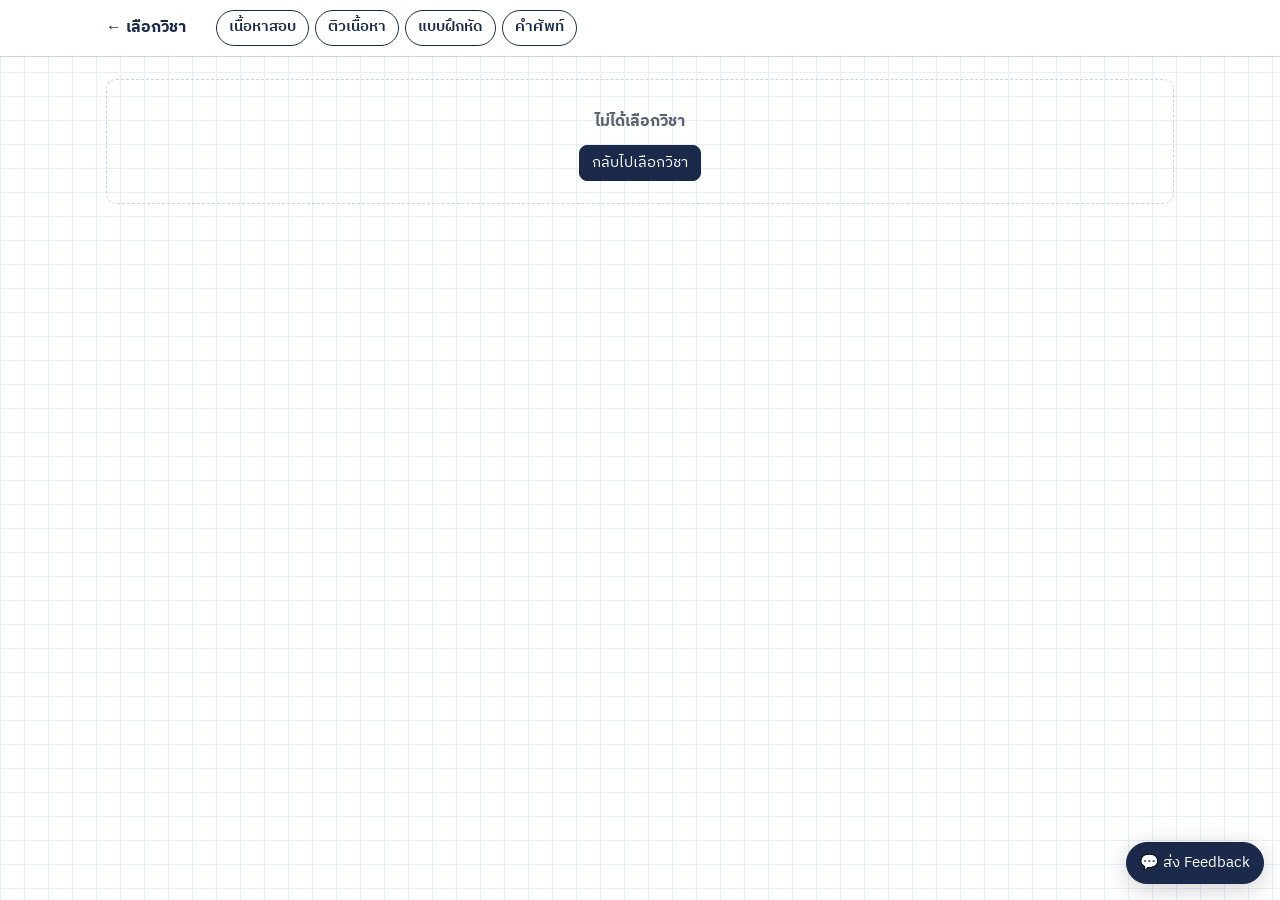
<file: subject.html>
<!DOCTYPE html>
<html lang="th">
<head>
<meta charset="utf-8">
<!-- Google tag (gtag.js) -->
<script async src="https://www.googletagmanager.com/gtag/js?id=G-EE4KQJKJ57"></script>
<script>
  window.dataLayer = window.dataLayer || [];
  function gtag(){dataLayer.push(arguments);}
  gtag('js', new Date());

  gtag('config', 'G-EE4KQJKJ57');
</script>
<meta name="viewport" content="width=device-width, initial-scale=1, viewport-fit=cover">
<title>ห้องติวสอบ</title>
<link rel="icon" href="favicon.svg">
<link rel="stylesheet" href="shared/style.css">
<style>
.panel{display:none}.panel.on{display:block}
.study{display:grid;grid-template-columns:230px minmax(0,1fr);gap:16px;align-items:start}
@media (max-width:820px){.study{grid-template-columns:1fr}}
.toc{position:sticky;top:64px;background:var(--paper);border:1.5px solid var(--line);border-radius:10px;padding:10px}
.toc a{display:block;padding:4px 6px;border-radius:6px;text-decoration:none;font-size:.93rem}
.toc a.done::before{content:"✔ ";color:var(--good)}
.toc a:hover{background:var(--soft)}
.bar{height:8px;background:var(--soft);border-radius:99px;overflow:hidden;margin:6px 0 10px}.bar i{display:block;height:100%;background:var(--good);width:0}
.sec h3{margin-top:0}
.modebtn.on{background:var(--ink);color:var(--paper)}
.sec .topic{font-size:.82rem;color:var(--graphite)}
.q{border:1.5px solid var(--line);border-radius:10px;padding:12px 14px;margin-bottom:12px;background:var(--paper)}
.q .qtext{font-weight:600;margin-bottom:8px}
.choice{display:block;width:100%;text-align:left;font:inherit;border:1.5px solid var(--line);background:var(--paper);color:var(--ink);border-radius:8px;padding:7px 10px;margin:5px 0;cursor:pointer}
.choice.right{border-color:var(--good);background:color-mix(in srgb,var(--good) 16%,transparent)}
.choice.wrong{border-color:var(--warn);background:color-mix(in srgb,var(--warn) 14%,transparent)}
.explain{margin-top:6px;font-size:.93rem}
.stats{display:flex;gap:10px;flex-wrap:wrap}
.stat{border:1px dashed var(--line);border-radius:8px;padding:6px 10px}.stat b{font-size:1.2rem}
.count{font-family:var(--mono);font-size:1.4rem;font-weight:600}
</style>
</head>
<body>
<div class="top"><div class="in" role="tablist">
  <a class="brand" href="index.html">← เลือกวิชา</a>
  <b id="code" style="margin-right:8px"></b>
  <button role="tab" data-tab="overview">เนื้อหาสอบ</button>
  <button role="tab" data-tab="study">ติวเนื้อหา</button>
  <button role="tab" data-tab="practice">แบบฝึกหัด</button>
  <button role="tab" data-tab="vocab">คำศัพท์</button>
</div></div>

<main class="wrap">
  <section class="panel" id="overview"></section>
  <section class="panel" id="study"></section>
  <section class="panel" id="practice"></section>
  <section class="panel" id="vocab"></section>
</main>

<script src="shared/subject.js"></script>
<script src="shared/site-services.js"></script>
</body>
</html>
</file>
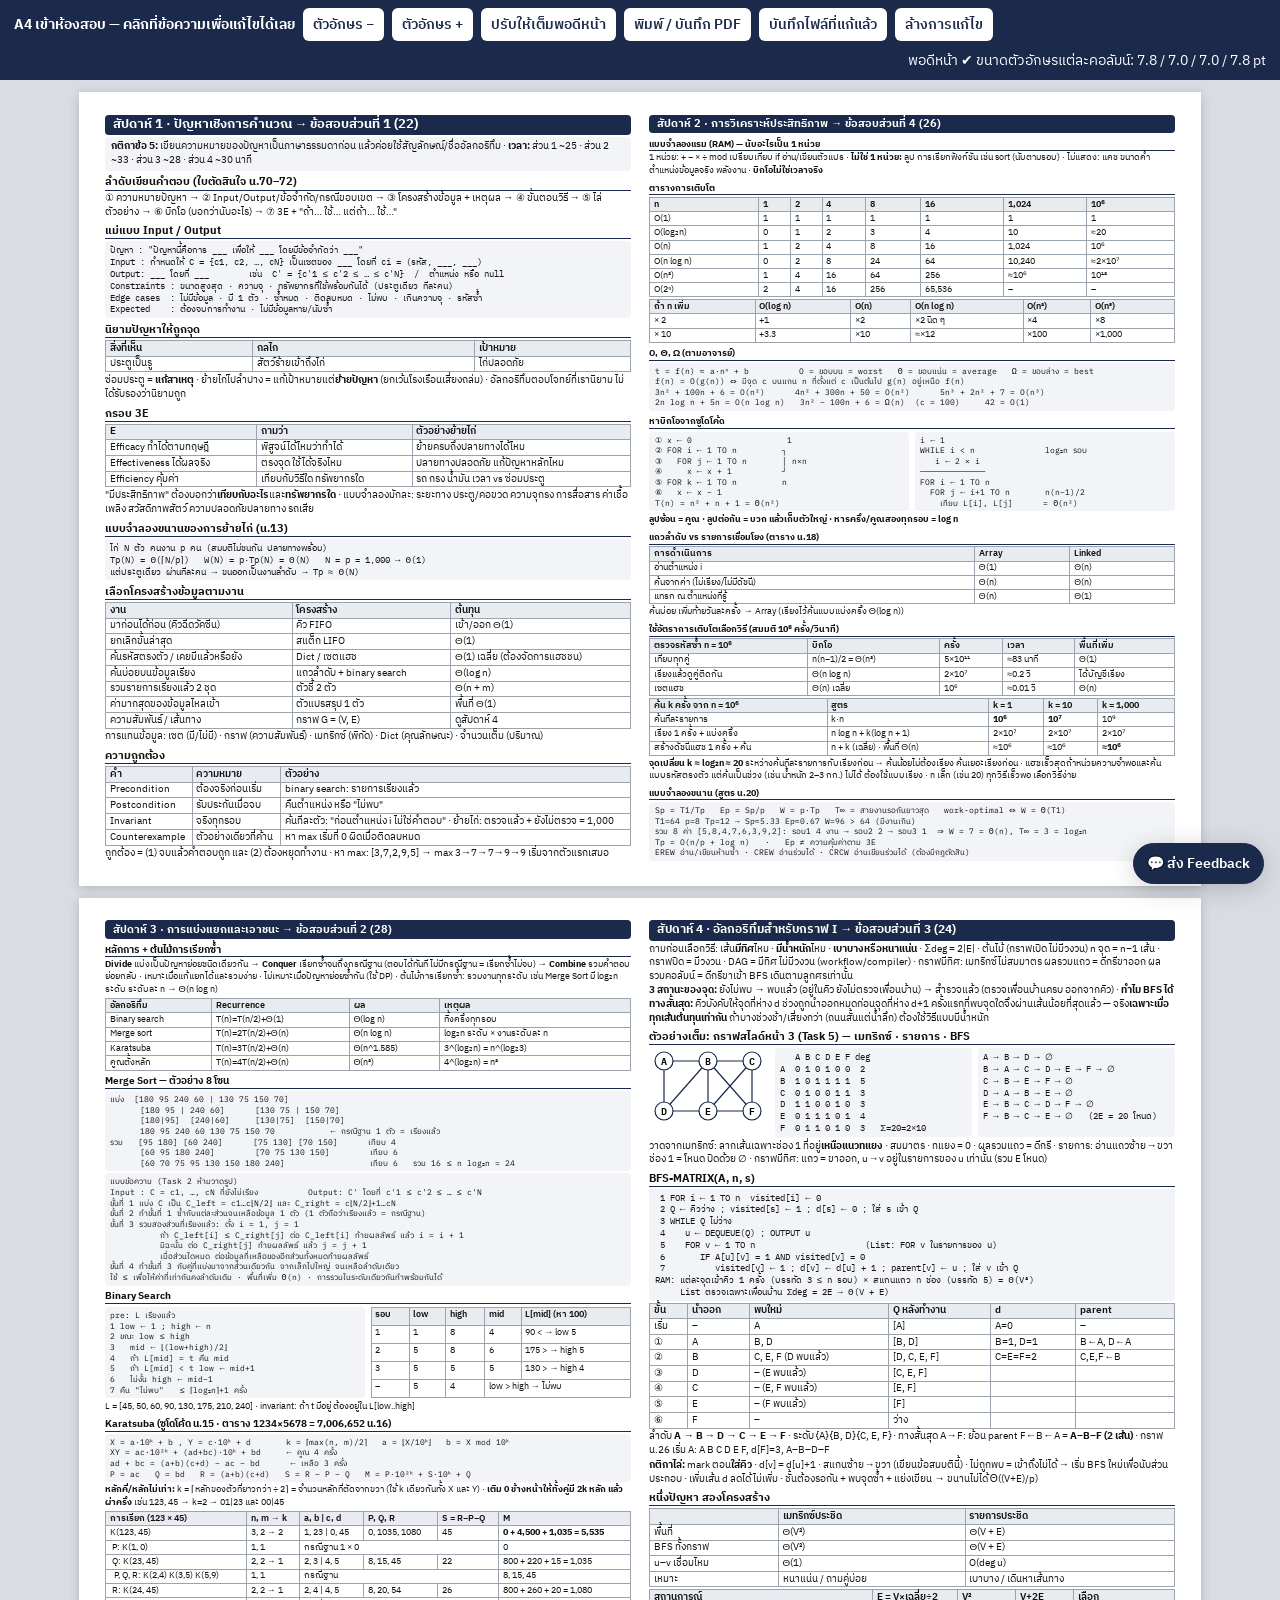
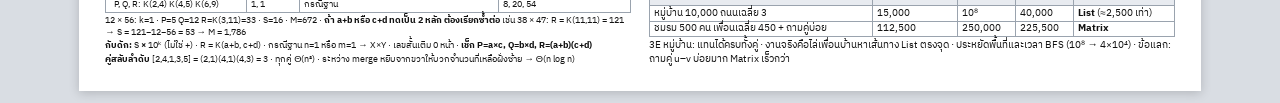
<file: dti232/a4.html>
<!DOCTYPE html>
<html lang="th"><head><meta charset="utf-8">
<!-- Google tag (gtag.js) -->
<script async src="https://www.googletagmanager.com/gtag/js?id=G-EE4KQJKJ57"></script>
<script>
  window.dataLayer = window.dataLayer || [];
  function gtag(){dataLayer.push(arguments);}
  gtag('js', new Date());

  gtag('config', 'G-EE4KQJKJ57');
</script>
<meta name="viewport" content="width=device-width, initial-scale=1">
<title>DTI232 กระดาษ A4 เข้าห้องสอบ (แก้ไขได้)</title>
<style>
@font-face{font-family:P;src:url(../fonts/ibm-plex-sans-thai-thai-400-normal.woff2);font-weight:400;unicode-range:U+0E00-0E7F}
@font-face{font-family:P;src:url(../fonts/ibm-plex-sans-thai-thai-600-normal.woff2);font-weight:600;unicode-range:U+0E00-0E7F}
@font-face{font-family:P;src:url(../fonts/ibm-plex-sans-thai-thai-700-normal.woff2);font-weight:700;unicode-range:U+0E00-0E7F}
@font-face{font-family:P;src:url(../fonts/ibm-plex-sans-thai-latin-400-normal.woff2);font-weight:400}
@font-face{font-family:P;src:url(../fonts/ibm-plex-sans-thai-latin-600-normal.woff2);font-weight:600}
@font-face{font-family:P;src:url(../fonts/ibm-plex-sans-thai-latin-700-normal.woff2);font-weight:700}
@font-face{font-family:M;src:url(../fonts/ibm-plex-mono-latin-400-normal.woff2);font-weight:400}
@font-face{font-family:M;src:url(../fonts/ibm-plex-mono-latin-600-normal.woff2);font-weight:600}
@page{size:A4 landscape;margin:0}
:root{--fs:8.4pt}
*{box-sizing:border-box}
html,body{margin:0}
body{background:#d9dde3;font-family:P,"Sukhumvit Set",Tahoma,sans-serif;color:#111}
.bar{position:sticky;top:0;z-index:9;background:#1B2A4A;color:#fff;padding:8px 14px;display:flex;gap:8px;flex-wrap:wrap;align-items:center;font-size:14px}
.bar button{font:inherit;border:0;border-radius:6px;padding:5px 10px;cursor:pointer;background:#fff;color:#1B2A4A;font-weight:600}
.bar .st{margin-left:auto}
.bar .warn{background:#FFD84D;color:#111;padding:3px 8px;border-radius:6px;font-weight:600}
.page{width:297mm;height:210mm;margin:12px auto;background:#fff;padding:6mm 7mm;display:grid;grid-template-columns:1fr 1fr;gap:5mm;overflow:hidden;box-shadow:0 2px 10px rgba(0,0,0,.18)}
.col{overflow:hidden;font-size:var(--fs);line-height:1.33;outline:none}
.col.over{box-shadow:inset 0 -6px 0 #e11d48}
h1{font-size:1.2em;margin:0 0 .5mm;padding:.5mm 2mm;background:#1B2A4A;color:#fff;border-radius:1mm;font-weight:700}
h2{font-size:1.02em;margin:1.2mm 0 .3mm;font-weight:700;border-bottom:.3mm solid #1B2A4A}
p{margin:.25mm 0}
ul,ol{margin:.2mm 0;padding-left:4mm}li{margin:0}
pre{font-family:M,P,monospace;font-size:.9em;line-height:1.26;margin:.5mm 0;padding:.8mm 1.4mm;background:#f2f4f7;border-radius:1mm;white-space:pre-wrap}
table{border-collapse:collapse;width:100%;font-size:.95em;margin:.5mm 0}
td,th{border:.2mm solid #9aa3ae;padding:.2mm 1mm;text-align:left;vertical-align:top}
th{background:#e8ebf0;font-weight:600}
.box{background:#f2f4f7;border-radius:1mm;padding:.8mm 1.6mm;margin:.5mm 0}
b{font-weight:700}
@media print{
  body{background:#fff}.bar{display:none}
  .page{margin:0;box-shadow:none;page-break-after:always}.page:last-child{page-break-after:auto}
  .col.over{box-shadow:none}
}
a{color:inherit}
.tutor-feedback{position:fixed;right:max(16px,env(safe-area-inset-right));bottom:max(16px,env(safe-area-inset-bottom));z-index:20;filter:drop-shadow(0 5px 12px rgba(0,0,0,.18))}
.tutor-feedback .btn{font:600 14px P,"Sukhumvit Set",Tahoma,sans-serif;padding:8px 13px;border:1.5px solid #1B2A4A;border-radius:999px;background:#1B2A4A;color:#fff;cursor:pointer}
.feedback-dialog{width:min(560px,calc(100% - 28px));border:1.5px solid #1B2A4A;border-radius:14px;padding:0;background:#fff;color:#1B2A4A;box-shadow:0 16px 50px rgba(0,0,0,.3);font:16px/1.55 P,"Sukhumvit Set",Tahoma,sans-serif}
.feedback-dialog::backdrop{background:rgba(8,15,30,.66)}
.feedback-dialog form{padding:18px}
.feedback-dialog label{display:block;font-weight:600;margin:12px 0}
.feedback-dialog select,.feedback-dialog textarea{box-sizing:border-box;display:block;width:100%;margin-top:5px;font:inherit;color:#111;background:#fff;border:1.5px solid #C9D3E0;border-radius:8px;padding:8px 10px}
.feedback-dialog textarea{resize:vertical}
.feedback-head{display:flex;gap:12px;align-items:flex-start;justify-content:space-between;border-bottom:1px solid #C9D3E0;padding-bottom:10px}
.feedback-head b{font-size:1.12rem}
.feedback-head p{font-size:.9rem;color:#5A6270;margin:2px 0}
.feedback-close{border:0;background:transparent;color:#1B2A4A;font:400 1.8rem/1 P,"Sukhumvit Set",Tahoma,sans-serif;cursor:pointer}
.feedback-privacy{font-size:.82rem;color:#5A6270}
.feedback-actions{display:flex;justify-content:flex-end;gap:8px;margin-top:12px}
.feedback-actions .btn{font:600 14px P,"Sukhumvit Set",Tahoma,sans-serif;padding:7px 12px;border:1.5px solid #1B2A4A;border-radius:8px;background:#fff;color:#1B2A4A;cursor:pointer}
.feedback-actions .btn.main{background:#1B2A4A;color:#fff}
.feedback-actions .btn:disabled{opacity:.6;cursor:default}
.feedback-status{min-height:1.5em;color:#34A56F;font-size:.9rem}
.feedback-status b{color:#C2410C}
@media print{.tutor-feedback,.feedback-dialog{display:none!important}}
</style></head><body>
<div class="bar" id="bar">
  <b>A4 เข้าห้องสอบ — คลิกที่ข้อความเพื่อแก้ไขได้เลย</b>
  <button onclick="fs(-0.1)">ตัวอักษร −</button><button onclick="fs(0.1)">ตัวอักษร +</button>
  <button onclick="autofit()">ปรับให้เต็มพอดีหน้า</button>
  <button onclick="window.print()">พิมพ์ / บันทึก PDF</button>
  <button onclick="saveFile()">บันทึกไฟล์ที่แก้แล้ว</button>
  <button onclick="resetEdits()">ล้างการแก้ไข</button>
  <span class="st" id="st"></span>
</div>

<style>
.g2{display:grid;grid-template-columns:auto 1fr;gap:2mm;align-items:start}
.g3{display:grid;grid-template-columns:1fr 1fr;gap:1.5mm}
svg{display:block}
.sub{font-weight:700}
</style>
<!-- ======================= ด้านหน้า : สัปดาห์ 1 + 2 ======================= -->
<div class="page">
<div class="col" contenteditable="true">
<h1>สัปดาห์ 1 · ปัญหาเชิงการคำนวณ → ข้อสอบส่วนที่ 1 (22)</h1>
<div class="box"><b>กติกาข้อ 5:</b> เขียนความหมายของปัญหาเป็นภาษาธรรมดาก่อน แล้วค่อยใช้สัญลักษณ์/ชื่ออัลกอริทึม · <b>เวลา:</b> ส่วน 1 ~25 · ส่วน 2 ~33 · ส่วน 3 ~28 · ส่วน 4 ~30 นาที</div>
<h2>ลำดับเขียนคำตอบ (ใบตัดสินใจ น.70–72)</h2>
<p>① ความหมายปัญหา → ② Input/Output/ข้อจำกัด/กรณีขอบเขต → ③ โครงสร้างข้อมูล + เหตุผล → ④ ขั้นตอนวิธี → ⑤ ไล่ตัวอย่าง → ⑥ บิกโอ (บอกว่านับอะไร) → ⑦ 3E + "ถ้า… ใช้… แต่ถ้า… ใช้…"</p>
<h2>แม่แบบ Input / Output</h2>
<pre>ปัญหา : "ปัญหานี้คือการ ___ เพื่อให้ ___ โดยมีข้อจำกัดว่า ___"
Input : กำหนดให้ C = {c1, c2, …, cN} เป็นเซตของ ___ โดยที่ ci = (รหัส, ___, ___)
Output: ___ โดยที่ ___        เช่น  C' = {c'1 ≤ c'2 ≤ … ≤ c'N}  /  ตำแหน่ง หรือ null
Constraints : ขนาดสูงสุด · ความจุ · ทรัพยากรที่ใช้พร้อมกันได้ (ประตูเดียว ทีละคน)
Edge cases  : ไม่มีข้อมูล · มี 1 ตัว · ซ้ำหมด · ติดลบหมด · ไม่พบ · เกินความจุ · รหัสซ้ำ
Expected    : ต้องจบการทำงาน · ไม่มีข้อมูลหาย/นับซ้ำ</pre>
<h2>นิยามปัญหาให้ถูกจุด</h2>
<table><tr><th>สิ่งที่เห็น</th><th>กลไก</th><th>เป้าหมาย</th></tr>
<tr><td>ประตูเป็นรู</td><td>สัตว์ร้ายเข้าถึงไก่</td><td>ไก่ปลอดภัย</td></tr></table>
<p>ซ่อมประตู = <b>แก้สาเหตุ</b> · ย้ายไก่ไปลำปาง = แก้เป้าหมายแต่<b>ย้ายปัญหา</b> (ยกเว้นโรงเรือนเสี่ยงถล่ม) · อัลกอริทึมตอบโจทย์ที่เรานิยาม ไม่ได้รับรองว่านิยามถูก</p>
<h2>กรอบ 3E</h2>
<table><tr><th>E</th><th>ถามว่า</th><th>ตัวอย่างย้ายไก่</th></tr>
<tr><td>Efficacy ทำได้ตามทฤษฎี</td><td>พิสูจน์ได้ไหมว่าทำได้</td><td>ย้ายครบถึงปลายทางได้ไหม</td></tr>
<tr><td>Effectiveness ได้ผลจริง</td><td>ตรงจุด ใช้ได้จริงไหม</td><td>ปลายทางปลอดภัย แก้ปัญหาหลักไหม</td></tr>
<tr><td>Efficiency คุ้มค่า</td><td>เทียบกับวิธีใด ทรัพยากรใด</td><td>รถ กรง น้ำมัน เวลา vs ซ่อมประตู</td></tr></table>
<p>"มีประสิทธิภาพ" ต้องบอกว่า<b>เทียบกับอะไร</b>และ<b>ทรัพยากรใด</b> · แบบจำลองมักละ: ระยะทาง ประตู/คอขวด ความจุกรง การสื่อสาร ค่าเชื้อเพลิง สวัสดิภาพสัตว์ ความปลอดภัยปลายทาง รถเสีย</p>
<h2>แบบจำลองขนานของการย้ายไก่ (น.13)</h2>
<pre>ไก่ N ตัว คนงาน p คน (สมมติไม่ชนกัน ปลายทางพร้อม)
Tp(N) = Θ(⌈N/p⌉)   W(N) = p·Tp(N) = Θ(N)   N = p = 1,000 → Θ(1)
แต่ประตูเดียว ผ่านทีละคน → ขนออกเป็นงานลำดับ → Tp ≈ Θ(N)</pre>
<h2>เลือกโครงสร้างข้อมูลตามงาน</h2>
<table><tr><th>งาน</th><th>โครงสร้าง</th><th>ต้นทุน</th></tr>
<tr><td>มาก่อนได้ก่อน (คิวฉีดวัคซีน)</td><td>คิว FIFO</td><td>เข้า/ออก Θ(1)</td></tr>
<tr><td>ยกเลิกขั้นล่าสุด</td><td>สแต็ก LIFO</td><td>Θ(1)</td></tr>
<tr><td>ค้นรหัสตรงตัว / เคยมีแล้วหรือยัง</td><td>Dict / เซตแฮช</td><td>Θ(1) เฉลี่ย (ต้องจัดการแฮชชน)</td></tr>
<tr><td>ค้นบ่อยบนข้อมูลเรียง</td><td>แถวลำดับ + binary search</td><td>Θ(log n)</td></tr>
<tr><td>รวมรายการเรียงแล้ว 2 ชุด</td><td>ตัวชี้ 2 ตัว</td><td>Θ(n + m)</td></tr>
<tr><td>ค่ามากสุดของข้อมูลไหลเข้า</td><td>ตัวแปรสรุป 1 ตัว</td><td>พื้นที่ Θ(1)</td></tr>
<tr><td>ความสัมพันธ์ / เส้นทาง</td><td>กราฟ G = (V, E)</td><td>ดูสัปดาห์ 4</td></tr></table>
<p>การแทนข้อมูล: เซต (มี/ไม่มี) · กราฟ (ความสัมพันธ์) · เมทริกซ์ (พิกัด) · Dict (คุณลักษณะ) · จำนวนเต็ม (ปริมาณ)</p>
<h2>ความถูกต้อง</h2>
<table><tr><th>คำ</th><th>ความหมาย</th><th>ตัวอย่าง</th></tr>
<tr><td>Precondition</td><td>ต้องจริงก่อนเริ่ม</td><td>binary search: รายการเรียงแล้ว</td></tr>
<tr><td>Postcondition</td><td>รับประกันเมื่อจบ</td><td>คืนตำแหน่ง หรือ "ไม่พบ"</td></tr>
<tr><td>Invariant</td><td>จริงทุกรอบ</td><td>ค้นทีละตัว: "ก่อนตำแหน่ง i ไม่ใช่คำตอบ" · ย้ายไก่: ตรวจแล้ว + ยังไม่ตรวจ = 1,000</td></tr>
<tr><td>Counterexample</td><td>ตัวอย่างเดียวที่ค้าน</td><td>หา max เริ่มที่ 0 ผิดเมื่อติดลบหมด</td></tr></table>
<p>ถูกต้อง = (1) จบแล้วคำตอบถูก และ (2) ต้องหยุดทำงาน · หา max: [3,7,2,9,5] → max 3→7→7→9→9 เริ่มจากตัวแรกเสมอ</p>
</div>

<div class="col" contenteditable="true">
<h1>สัปดาห์ 2 · การวิเคราะห์ประสิทธิภาพ → ข้อสอบส่วนที่ 4 (26)</h1>
<h2>แบบจำลองแรม (RAM) — นับอะไรเป็น 1 หน่วย</h2>
<p>1 หน่วย: + − × ÷ mod เปรียบเทียบ if อ่าน/เขียนตัวแปร · <b>ไม่ใช่ 1 หน่วย:</b> ลูป การเรียกฟังก์ชัน เช่น sort (นับตามรอบ) · ไม่แสดง: แคช ขนาดคำ ตำแหน่งข้อมูลจริง พลังงาน · <b>บิกโอไม่ใช่เวลาจริง</b></p>
<h2>ตารางการเติบโต</h2>
<table><tr><th>n</th><th>1</th><th>2</th><th>4</th><th>8</th><th>16</th><th>1,024</th><th>10⁶</th></tr>
<tr><td>O(1)</td><td>1</td><td>1</td><td>1</td><td>1</td><td>1</td><td>1</td><td>1</td></tr>
<tr><td>O(log₂n)</td><td>0</td><td>1</td><td>2</td><td>3</td><td>4</td><td>10</td><td>≈20</td></tr>
<tr><td>O(n)</td><td>1</td><td>2</td><td>4</td><td>8</td><td>16</td><td>1,024</td><td>10⁶</td></tr>
<tr><td>O(n log n)</td><td>0</td><td>2</td><td>8</td><td>24</td><td>64</td><td>10,240</td><td>≈2×10⁷</td></tr>
<tr><td>O(n²)</td><td>1</td><td>4</td><td>16</td><td>64</td><td>256</td><td>≈10⁶</td><td>10¹²</td></tr>
<tr><td>O(2ⁿ)</td><td>2</td><td>4</td><td>16</td><td>256</td><td>65,536</td><td>–</td><td>–</td></tr></table>
<table><tr><th>ถ้า n เพิ่ม</th><th>O(log n)</th><th>O(n)</th><th>O(n log n)</th><th>O(n²)</th><th>O(n³)</th></tr>
<tr><td>× 2</td><td>+1</td><td>×2</td><td>×2 นิด ๆ</td><td>×4</td><td>×8</td></tr>
<tr><td>× 10</td><td>+3.3</td><td>×10</td><td>≈×12</td><td>×100</td><td>×1,000</td></tr></table>
<h2>O, Θ, Ω (ตามอาจารย์)</h2>
<pre>t = f(n) ≈ a·nˣ + b          O = ขอบบน = worst   Θ = ขอบแน่น = average   Ω = ขอบล่าง = best
f(n) = O(g(n)) ⇔ มีจุด c บนแกน n ที่ตั้งแต่ c เป็นต้นไป g(n) อยู่เหนือ f(n)
3n² + 100n + 6 = O(n²)      4n² + 300n + 50 = O(n²)      5n³ + 2n² + 7 = O(n³)
2n log n + 5n = O(n log n)   3n² − 100n + 6 = Ω(n)  (c = 100)     42 = O(1)</pre>
<h2>หาบิกโอจากซูโดโค้ด</h2>
<div class="g3">
<pre>① x ← 0                   1
② FOR i ← 1 TO n         ┐
③   FOR j ← 1 TO n       │ n×n
④     x ← x + 1          ┘
⑤ FOR k ← 1 TO n         n
⑥   x ← x − 1
T(n) = n² + n + 1 = Θ(n²)</pre>
<pre>i ← 1
WHILE i &lt; n              log₂n รอบ
   i ← 2 × i
─────────────
FOR i ← 1 TO n
  FOR j ← i+1 TO n       n(n−1)/2
    เทียบ L[i], L[j]      = Θ(n²)</pre>
</div>
<p><b>ลูปซ้อน = คูณ · ลูปต่อกัน = บวก แล้วเก็บตัวใหญ่ · หารครึ่ง/คูณสองทุกรอบ = log n</b></p>
<h2>แถวลำดับ vs รายการเชื่อมโยง (ตาราง น.18)</h2>
<table><tr><th>การดำเนินการ</th><th>Array</th><th>Linked</th></tr>
<tr><td>อ่านตำแหน่ง i</td><td>Θ(1)</td><td>Θ(n)</td></tr>
<tr><td>ค้นจากค่า (ไม่เรียง/ไม่มีดัชนี)</td><td>Θ(n)</td><td>Θ(n)</td></tr>
<tr><td>แทรก ณ ตำแหน่งที่รู้</td><td>Θ(n)</td><td>Θ(1)</td></tr></table>
<p>ค้นบ่อย เพิ่มท้ายวันละครั้ง → Array (เรียงไว้ค้นแบบแบ่งครึ่ง Θ(log n))</p>
<h2>ใช้อัตราการเติบโตเลือกวิธี (สมมติ 10⁸ ครั้ง/วินาที)</h2>
<table><tr><th>ตรวจรหัสซ้ำ n = 10⁶</th><th>บิกโอ</th><th>ครั้ง</th><th>เวลา</th><th>พื้นที่เพิ่ม</th></tr>
<tr><td>เทียบทุกคู่</td><td>n(n−1)/2 = Θ(n²)</td><td>5×10¹¹</td><td>≈83 นาที</td><td>Θ(1)</td></tr>
<tr><td>เรียงแล้วดูคู่ติดกัน</td><td>Θ(n log n)</td><td>2×10⁷</td><td>≈0.2 วิ</td><td>ได้บัญชีเรียง</td></tr>
<tr><td>เซตแฮช</td><td>Θ(n) เฉลี่ย</td><td>10⁶</td><td>≈0.01 วิ</td><td>Θ(n)</td></tr></table>
<table><tr><th>ค้น k ครั้ง จาก n = 10⁶</th><th>สูตร</th><th>k = 1</th><th>k = 10</th><th>k = 1,000</th></tr>
<tr><td>ค้นทีละรายการ</td><td>k·n</td><td><b>10⁶</b></td><td><b>10⁷</b></td><td>10⁹</td></tr>
<tr><td>เรียง 1 ครั้ง + แบ่งครึ่ง</td><td>n log n + k(log n + 1)</td><td>2×10⁷</td><td>2×10⁷</td><td>2×10⁷</td></tr>
<tr><td>สร้างดัชนีแฮช 1 ครั้ง + ค้น</td><td>n + k (เฉลี่ย) · พื้นที่ Θ(n)</td><td>≈10⁶</td><td>≈10⁶</td><td><b>≈10⁶</b></td></tr></table>
<p><b>จุดเปลี่ยน k ≈ log₂n ≈ 20</b> ระหว่างค้นทีละรายการกับเรียงก่อน → ค้นน้อยไม่ต้องเรียง ค้นเยอะเรียงก่อน · แฮชเร็วสุดถ้าหน่วยความจำพอและค้นแบบรหัสตรงตัว แต่ค้นเป็นช่วง (เช่น น้ำหนัก 2–3 กก.) ไม่ได้ ต้องใช้แบบเรียง · n เล็ก (เช่น 20) ทุกวิธีเร็วพอ เลือกวิธีง่าย</p>
<h2>แบบจำลองขนาน (สูตร น.20)</h2>
<pre>Sp = T1/Tp   Ep = Sp/p   W = p·Tp   T∞ = สายงานรอกันยาวสุด   work-optimal ⇔ W = Θ(T1)
T1=64 p=8 Tp=12 → Sp≈5.33 Ep≈0.67 W=96 > 64 (มีงานเกิน)
รวม 8 ค่า [5,8,4,7,6,3,9,2]: รอบ1 4 งาน → รอบ2 2 → รอบ3 1  ⇒ W = 7 = Θ(n), T∞ = 3 = log₂n
Tp = O(n/p + log n)   ·   Ep ≠ ความคุ้มค่าตาม 3E
EREW อ่าน/เขียนห้ามซ้ำ · CREW อ่านร่วมได้ · CRCW อ่านเขียนร่วมได้ (ต้องมีกฎตัดสิน)</pre>
</div>
</div>

<!-- ======================= ด้านหลัง : สัปดาห์ 3 + 4 ======================= -->
<div class="page">
<div class="col" contenteditable="true">
<h1>สัปดาห์ 3 · การแบ่งแยกและเอาชนะ → ข้อสอบส่วนที่ 2 (28)</h1>
<h2>หลักการ + ต้นไม้การเรียกซ้ำ</h2>
<p><b>Divide</b> แบ่งเป็นปัญหาย่อยชนิดเดียวกัน → <b>Conquer</b> เรียกซ้ำจนถึงกรณีฐาน (ตอบได้ทันที ไม่มีกรณีฐาน = เรียกซ้ำไม่จบ) → <b>Combine</b> รวมคำตอบย่อยกลับ · เหมาะเมื่อแก้แยกได้และรวมง่าย · ไม่เหมาะเมื่อปัญหาย่อยซ้ำกัน (ใช้ DP) · ต้นไม้การเรียกซ้ำ: รวมงานทุกระดับ เช่น Merge Sort มี log₂n ระดับ ระดับละ n → Θ(n log n)</p>
<table><tr><th>อัลกอริทึม</th><th>Recurrence</th><th>ผล</th><th>เหตุผล</th></tr>
<tr><td>Binary search</td><td>T(n)=T(n/2)+Θ(1)</td><td>Θ(log n)</td><td>ทิ้งครึ่งทุกรอบ</td></tr>
<tr><td>Merge sort</td><td>T(n)=2T(n/2)+Θ(n)</td><td>Θ(n log n)</td><td>log₂n ระดับ × งานระดับละ n</td></tr>
<tr><td>Karatsuba</td><td>T(n)=3T(n/2)+Θ(n)</td><td>Θ(n^1.585)</td><td>3^(log₂n) = n^(log₂3)</td></tr>
<tr><td>คูณตั้งหลัก</td><td>T(n)=4T(n/2)+Θ(n)</td><td>Θ(n²)</td><td>4^(log₂n) = n²</td></tr></table>
<h2>Merge Sort — ตัวอย่าง 8 โซน</h2>
<pre>แบ่ง  [180 95 240 60 | 130 75 150 70]
      [180 95 | 240 60]      [130 75 | 150 70]
      [180|95]  [240|60]     [130|75]  [150|70]
      180 95 240 60 130 75 150 70           ← กรณีฐาน 1 ตัว = เรียงแล้ว
รวม   [95 180] [60 240]      [75 130] [70 150]      เทียบ 4
      [60 95 180 240]        [70 75 130 150]        เทียบ 6
      [60 70 75 95 130 150 180 240]                 เทียบ 6   รวม 16 ≤ n log₂n = 24</pre>
<pre>แบบข้อความ (Task 2 ห้ามวาดรูป)
Input : C = c1, …, cN ที่ยังไม่เรียง          Output: C' โดยที่ c'1 ≤ c'2 ≤ … ≤ c'N
ขั้นที่ 1 แบ่ง C เป็น C_left = c1…c⌊N/2⌋ และ C_right = c⌊N/2⌋+1…cN
ขั้นที่ 2 ทำขั้นที่ 1 ซ้ำกับแต่ละส่วนจนเหลือข้อมูล 1 ตัว (1 ตัวถือว่าเรียงแล้ว = กรณีฐาน)
ขั้นที่ 3 รวมสองส่วนที่เรียงแล้ว: ตั้ง i = 1, j = 1
          ถ้า C_left[i] ≤ C_right[j] ต่อ C_left[i] ท้ายผลลัพธ์ แล้ว i = i + 1
          มิฉะนั้น ต่อ C_right[j] ท้ายผลลัพธ์ แล้ว j = j + 1
          เมื่อส่วนใดหมด ต่อข้อมูลที่เหลือของอีกส่วนทั้งหมดท้ายผลลัพธ์
ขั้นที่ 4 ทำขั้นที่ 3 กับคู่ที่แบ่งมาจากส่วนเดียวกัน จากเล็กไปใหญ่ จนเหลือลำดับเดียว
ใช้ ≤ เพื่อให้ค่าที่เท่ากันคงลำดับเดิม · พื้นที่เพิ่ม Θ(n) · การรวมในระดับเดียวกันทำพร้อมกันได้</pre>
<h2>Binary Search</h2>
<div class="g3">
<pre>pre: L เรียงแล้ว
1 low ← 1 ; high ← n
2 ขณะ low ≤ high
3   mid ← ⌊(low+high)/2⌋
4   ถ้า L[mid] = t คืน mid
5   ถ้า L[mid] &lt; t low ← mid+1
6   ไม่งั้น high ← mid−1
7 คืน "ไม่พบ"   ≤ ⌈log₂n⌉+1 ครั้ง</pre>
<table><tr><th>รอบ</th><th>low</th><th>high</th><th>mid</th><th>L[mid] (หา 100)</th></tr>
<tr><td>1</td><td>1</td><td>8</td><td>4</td><td>90 &lt; → low 5</td></tr>
<tr><td>2</td><td>5</td><td>8</td><td>6</td><td>175 &gt; → high 5</td></tr>
<tr><td>3</td><td>5</td><td>5</td><td>5</td><td>130 &gt; → high 4</td></tr>
<tr><td>–</td><td>5</td><td>4</td><td colspan="2">low &gt; high → ไม่พบ</td></tr></table>
</div>
<p>L = [45, 50, 60, 90, 130, 175, 210, 240] · invariant: ถ้า t มีอยู่ ต้องอยู่ใน L[low..high]</p>
<h2>Karatsuba (ซูโดโค้ด น.15 · ตาราง 1234×5678 = 7,006,652 น.16)</h2>
<pre>X = a·10ᵏ + b , Y = c·10ᵏ + d       k = ⌈max(n, m)/2⌉   a = ⌊X/10ᵏ⌋   b = X mod 10ᵏ
XY = ac·10²ᵏ + (ad+bc)·10ᵏ + bd     ← คูณ 4 ครั้ง
ad + bc = (a+b)(c+d) − ac − bd      ← เหลือ 3 ครั้ง
P = ac   Q = bd   R = (a+b)(c+d)   S = R − P − Q   M = P·10²ᵏ + S·10ᵏ + Q</pre>
<p><b>หลักคี่/หลักไม่เท่า:</b> k = ⌈หลักของตัวที่ยาวกว่า ÷ 2⌉ = จำนวนหลักที่ตัดจากขวา (ใช้ k เดียวกันทั้ง X และ Y) · <b>เติม 0 ข้างหน้าให้ทั้งคู่มี 2k หลัก แล้วผ่าครึ่ง</b> เช่น 123, 45 → k=2 → 01|23 และ 00|45</p>
<table><tr><th>การเรียก (123 × 45)</th><th>n, m → k</th><th>a, b | c, d</th><th>P, Q, R</th><th>S = R−P−Q</th><th>M</th></tr>
<tr><td>K(123, 45)</td><td>3, 2 → 2</td><td>1, 23 | 0, 45</td><td>0, 1035, 1080</td><td>45</td><td><b>0 + 4,500 + 1,035 = 5,535</b></td></tr>
<tr><td>&nbsp;P: K(1, 0)</td><td>1, 1</td><td colspan="3">กรณีฐาน 1 × 0</td><td>0</td></tr>
<tr><td>&nbsp;Q: K(23, 45)</td><td>2, 2 → 1</td><td>2, 3 | 4, 5</td><td>8, 15, 45</td><td>22</td><td>800 + 220 + 15 = 1,035</td></tr>
<tr><td>&nbsp;&nbsp;P, Q, R: K(2,4) K(3,5) K(5,9)</td><td>1, 1</td><td colspan="3">กรณีฐาน</td><td>8, 15, 45</td></tr>
<tr><td>&nbsp;R: K(24, 45)</td><td>2, 2 → 1</td><td>2, 4 | 4, 5</td><td>8, 20, 54</td><td>26</td><td>800 + 260 + 20 = 1,080</td></tr>
<tr><td>&nbsp;&nbsp;P, Q, R: K(2,4) K(4,5) K(6,9)</td><td>1, 1</td><td colspan="3">กรณีฐาน</td><td>8, 20, 54</td></tr>
</table>
<p>12 × 56: k=1 · P=5 Q=12 R=K(3,11)=33 · S=16 · M=672 · <b>ถ้า a+b หรือ c+d ทดเป็น 2 หลัก ต้องเรียกซ้ำต่อ</b> เช่น 38 × 47: R = K(11,11) = 121 → S = 121−12−56 = 53 → M = 1,786</p>
<p><b>กับดัก:</b> S <b>×</b> 10ᵏ (ไม่ใช่ +) · R = K(a+b, c+d) · กรณีฐาน n=1 หรือ m=1 → X×Y · เลขสั้นเติม 0 หน้า · <b>เช็ก P=a×c, Q=b×d, R=(a+b)(c+d)</b></p>
<p><b>คู่สลับลำดับ</b> [2,4,1,3,5] = (2,1)(4,1)(4,3) = 3 · ทุกคู่ Θ(n²) · ระหว่าง merge หยิบจากขวาให้บวกจำนวนที่เหลือฝั่งซ้าย → Θ(n log n)</p>
</div>

<div class="col" contenteditable="true">
<h1>สัปดาห์ 4 · อัลกอริทึมสำหรับกราฟ I → ข้อสอบส่วนที่ 3 (24)</h1>
<p>ถามก่อนเลือกวิธี: เส้น<b>มีทิศ</b>ไหม · <b>มีน้ำหนัก</b>ไหม · <b>เบาบางหรือหนาแน่น</b> · Σdeg = 2|E| · ต้นไม้ (กราฟเปิด ไม่มีวงวน) n จุด = n−1 เส้น · กราฟปิด = มีวงวน · DAG = มีทิศ ไม่มีวงวน (workflow/compiler) · กราฟมีทิศ: เมทริกซ์ไม่สมมาตร ผลรวมแถว = ดีกรีขาออก ผลรวมคอลัมน์ = ดีกรีขาเข้า BFS เดินตามลูกศรเท่านั้น<br><b>3 สถานะของจุด:</b> ยังไม่พบ → พบแล้ว (อยู่ในคิว ยังไม่ตรวจเพื่อนบ้าน) → สำรวจแล้ว (ตรวจเพื่อนบ้านครบ ออกจากคิว) · <b>ทำไม BFS ได้ทางสั้นสุด:</b> คิวบังคับให้จุดที่ห่าง d ช่วงถูกนำออกหมดก่อนจุดที่ห่าง d+1 ครั้งแรกที่พบจุดใดจึงผ่านเส้นน้อยที่สุดแล้ว — จริง<b>เฉพาะเมื่อทุกเส้นต้นทุนเท่ากัน</b> ถ้าบางช่วงช้า/เสี่ยงกว่า (ถนนสั้นแต่น้ำลึก) ต้องใช้วิธีแบบมีน้ำหนัก</p>
<h2>ตัวอย่างเต็ม: กราฟสไลด์หน้า 3 (Task 5) — เมทริกซ์ · รายการ · BFS</h2>
<div class="g2">
<svg width="118" height="80" viewBox="0 0 118 80">
<g stroke="#1B2A4A" stroke-width="1.2">
<line x1="15" y1="15" x2="59" y2="15"/><line x1="59" y1="15" x2="103" y2="15"/><line x1="15" y1="15" x2="15" y2="65"/>
<line x1="15" y1="65" x2="59" y2="15"/><line x1="59" y1="15" x2="59" y2="65"/><line x1="59" y1="15" x2="103" y2="65"/>
<line x1="103" y1="15" x2="59" y2="65"/><line x1="103" y1="15" x2="103" y2="65"/><line x1="15" y1="65" x2="59" y2="65"/><line x1="59" y1="65" x2="103" y2="65"/></g>
<g fill="#fff" stroke="#1B2A4A" stroke-width="1.2"><circle cx="15" cy="15" r="9"/><circle cx="59" cy="15" r="9"/><circle cx="103" cy="15" r="9"/><circle cx="15" cy="65" r="9"/><circle cx="59" cy="65" r="9"/><circle cx="103" cy="65" r="9"/></g>
<g font-family="M,monospace" font-size="10" font-weight="600" text-anchor="middle"><text x="15" y="18.5">A</text><text x="59" y="18.5">B</text><text x="103" y="18.5">C</text><text x="15" y="68.5">D</text><text x="59" y="68.5">E</text><text x="103" y="68.5">F</text></g>
</svg>
<div class="g3">
<pre>   A B C D E F deg
A  0 1 0 1 0 0  2
B  1 0 1 1 1 1  5
C  0 1 0 0 1 1  3
D  1 1 0 0 1 0  3
E  0 1 1 1 0 1  4
F  0 1 1 0 1 0  3   Σ=20=2×10</pre>
<pre>A → B → D → ∅
B → A → C → D → E → F → ∅
C → B → E → F → ∅
D → A → B → E → ∅
E → B → C → D → F → ∅
F → B → C → E → ∅   (2E = 20 โหนด)</pre>
</div></div>
<p>วาดจากเมทริกซ์: ลากเส้นเฉพาะช่อง 1 ที่อยู่<b>เหนือแนวทแยง</b> · สมมาตร · ทแยง = 0 · ผลรวมแถว = ดีกรี · รายการ: อ่านแถวซ้าย→ขวา ช่อง 1 = โหนด ปิดด้วย ∅ · กราฟมีทิศ: แถว = ขาออก, u→v อยู่ในรายการของ u เท่านั้น (รวม E โหนด)</p>
<h2>BFS-MATRIX(A, n, s)</h2>
<pre> 1 FOR i ← 1 TO n  visited[i] ← 0
 2 Q ← คิวว่าง ; visited[s] ← 1 ; d[s] ← 0 ; ใส่ s เข้า Q
 3 WHILE Q ไม่ว่าง
 4    u ← DEQUEUE(Q) ; OUTPUT u
 5    FOR v ← 1 TO n                      (List: FOR v ในรายการของ u)
 6       IF A[u][v] = 1 AND visited[v] = 0
 7          visited[v] ← 1 ; d[v] ← d[u] + 1 ; parent[v] ← u ; ใส่ v เข้า Q
RAM: แต่ละจุดเข้าคิว 1 ครั้ง (บรรทัด 3 ≤ n รอบ) × สแกนแถว n ช่อง (บรรทัด 5) = Θ(V²)
     List ตรวจเฉพาะเพื่อนบ้าน Σdeg = 2E → Θ(V + E)</pre>
<table><tr><th>ขั้น</th><th>นำออก</th><th>พบใหม่</th><th>Q หลังทำงาน</th><th>d</th><th>parent</th></tr>
<tr><td>เริ่ม</td><td>–</td><td>A</td><td>[A]</td><td>A=0</td><td>–</td></tr>
<tr><td>①</td><td>A</td><td>B, D</td><td>[B, D]</td><td>B=1, D=1</td><td>B←A, D←A</td></tr>
<tr><td>②</td><td>B</td><td>C, E, F (D พบแล้ว)</td><td>[D, C, E, F]</td><td>C=E=F=2</td><td>C,E,F←B</td></tr>
<tr><td>③</td><td>D</td><td>– (E พบแล้ว)</td><td>[C, E, F]</td><td></td><td></td></tr>
<tr><td>④</td><td>C</td><td>– (E, F พบแล้ว)</td><td>[E, F]</td><td></td><td></td></tr>
<tr><td>⑤</td><td>E</td><td>– (F พบแล้ว)</td><td>[F]</td><td></td><td></td></tr>
<tr><td>⑥</td><td>F</td><td>–</td><td>ว่าง</td><td></td><td></td></tr></table>
<p>ลำดับ <b>A → B → D → C → E → F</b> · ระดับ {A} {B, D} {C, E, F} · ทางสั้นสุด A→F: ย้อน parent F←B←A = <b>A–B–F (2 เส้น)</b> · กราฟ น.26 เริ่ม A: A B C D E F, d[F]=3, A–B–D–F</p>
<p><b>กติกาไล่:</b> mark ตอน<b>ใส่คิว</b> · d[v] = d[u]+1 · สแกนซ้าย→ขวา (เขียนข้อสมมตินี้) · ไม่ถูกพบ = เข้าถึงไม่ได้ → เริ่ม BFS ใหม่เพื่อนับส่วนประกอบ · เพิ่มเส้น d ลดได้ ไม่เพิ่ม · ชั้นต้องรอกัน + พบจุดซ้ำ + แย่งเขียน → ขนานไม่ได้ Θ((V+E)/p)</p>
<h2>หนึ่งปัญหา สองโครงสร้าง</h2>
<table><tr><th></th><th>เมทริกซ์ประชิด</th><th>รายการประชิด</th></tr>
<tr><td>พื้นที่</td><td>Θ(V²)</td><td>Θ(V + E)</td></tr>
<tr><td>BFS ทั้งกราฟ</td><td>Θ(V²)</td><td>Θ(V + E)</td></tr>
<tr><td>u–v เชื่อมไหม</td><td>Θ(1)</td><td>O(deg u)</td></tr>
<tr><td>เหมาะ</td><td>หนาแน่น / ถามคู่บ่อย</td><td>เบาบาง / เดินหาเส้นทาง</td></tr></table>
<table><tr><th>สถานการณ์</th><th>E = V×เฉลี่ย÷2</th><th>V²</th><th>V+2E</th><th>เลือก</th></tr>
<tr><td>หมู่บ้าน 10,000 ถนนเฉลี่ย 3</td><td>15,000</td><td>10⁸</td><td>40,000</td><td><b>List</b> (≈2,500 เท่า)</td></tr>
<tr><td>ชมรม 500 คน เพื่อนเฉลี่ย 450 + ถามคู่บ่อย</td><td>112,500</td><td>250,000</td><td>225,500</td><td><b>Matrix</b></td></tr></table>
<p>3E หมู่บ้าน: แทนได้ครบทั้งคู่ · งานจริงคือไล่เพื่อนบ้านหาเส้นทาง List ตรงจุด · ประหยัดพื้นที่และเวลา BFS (10⁸ → 4×10⁴) · ข้อแลก: ถามคู่ u–v บ่อยมาก Matrix เร็วกว่า</p>
</div>
</div>

<script>
const KEY='dti232-a4-v4';
const cols=[...document.querySelectorAll('.col')];
function sizes(){return cols.map(c=>parseFloat(c.style.fontSize)||parseFloat(getComputedStyle(document.documentElement).getPropertyValue('--fs')))}
function check(){let bad=0;cols.forEach(c=>{const o=c.scrollHeight>c.clientHeight+1;c.classList.toggle('over',o);if(o)bad++});
  document.getElementById('st').innerHTML=(bad?`<span class="warn">มี ${bad} คอลัมน์ล้นหน้า (ขีดแดงด้านล่าง) — กด "ปรับให้เต็มพอดีหน้า" หรือตัดข้อความ</span> `:'พอดีหน้า ✔ ')+'ขนาดตัวอักษรแต่ละคอลัมน์: '+sizes().map(s=>s.toFixed(1)).join(' / ')+' pt';return bad}
function keepFs(){try{localStorage.setItem(KEY+'-fs',JSON.stringify(sizes()))}catch(e){}}
function fs(d){cols.forEach((c,i)=>c.style.fontSize=(sizes()[i]+d).toFixed(2)+'pt');keepFs();check()}
function fitOne(c){let lo=5,hi=12;for(let i=0;i<18;i++){const m=(lo+hi)/2;c.style.fontSize=m+'pt';if(c.scrollHeight>c.clientHeight+1)hi=m;else lo=m}c.style.fontSize=(Math.floor(lo*20)/20)+'pt'}
function autofit(){cols.forEach(fitOne);keepFs();check()}
function save(){try{localStorage.setItem(KEY,JSON.stringify(cols.map(c=>c.innerHTML)))}catch(e){}check()}
function resetEdits(){if(!confirm('ล้างการแก้ไขทั้งหมดและกลับเป็นต้นฉบับ?'))return;try{localStorage.removeItem(KEY);localStorage.removeItem(KEY+'-fs')}catch(e){}location.reload()}
function saveFile(){const bar=document.getElementById('bar').outerHTML;const html='<!DOCTYPE html>\n'+document.documentElement.outerHTML;const blob=new Blob([html],{type:'text/html'});const a=document.createElement('a');a.href=URL.createObjectURL(blob);a.download='DTI232_A4_แก้ไขแล้ว.html';a.click()}
try{const s=JSON.parse(localStorage.getItem(KEY)||'null');if(s&&s.length===cols.length)cols.forEach((c,i)=>c.innerHTML=s[i]);const f=JSON.parse(localStorage.getItem(KEY+'-fs')||'null');if(Array.isArray(f))cols.forEach((c,i)=>{if(f[i])c.style.fontSize=f[i]+'pt'})}catch(e){}
cols.forEach(c=>c.addEventListener('input',save));
document.fonts.ready.then(()=>{let saved=null;try{saved=localStorage.getItem(KEY+'-fs')}catch(e){}if(!saved)autofit();else check()});
</script>
<script src="../shared/site-services.js"></script>
</body></html>
</file>
<file: shared/style.css>
@font-face{font-family:Plex;src:url(../fonts/ibm-plex-sans-thai-thai-400-normal.woff2);font-weight:400;unicode-range:U+0E00-0E7F}
@font-face{font-family:Plex;src:url(../fonts/ibm-plex-sans-thai-thai-600-normal.woff2);font-weight:600;unicode-range:U+0E00-0E7F}
@font-face{font-family:Plex;src:url(../fonts/ibm-plex-sans-thai-thai-700-normal.woff2);font-weight:700;unicode-range:U+0E00-0E7F}
@font-face{font-family:Plex;src:url(../fonts/ibm-plex-sans-thai-latin-400-normal.woff2);font-weight:400}
@font-face{font-family:Plex;src:url(../fonts/ibm-plex-sans-thai-latin-600-normal.woff2);font-weight:600}
@font-face{font-family:Plex;src:url(../fonts/ibm-plex-sans-thai-latin-700-normal.woff2);font-weight:700}
@font-face{font-family:PlexMono;src:url(../fonts/ibm-plex-mono-latin-400-normal.woff2);font-weight:400}
@font-face{font-family:PlexMono;src:url(../fonts/ibm-plex-mono-latin-600-normal.woff2);font-weight:600}
:root{
  --paper:#FFFFFF;--grid:#E8EFF8;--ink:#1B2A4A;--graphite:#5A6270;--line:#C9D3E0;--soft:#F3F7FC;
  --good:#34A56F;--warn:#C2410C;--hi:#FFD84D;--focus:#2F6FEB;
  --sans:Plex,"Noto Sans Thai","Sukhumvit Set",Tahoma,sans-serif;--mono:PlexMono,ui-monospace,Menlo,Consolas,monospace;
  box-sizing:border-box;padding-top:env(safe-area-inset-top,0px);padding-bottom:env(safe-area-inset-bottom,0px);
}
@media (prefers-color-scheme:dark){:root{--paper:#0F1726;--grid:#17223A;--ink:#E4EAF5;--graphite:#9AA6B8;--line:#2C3A55;--soft:#16213A;--good:#2F9A66;--warn:#FB923C;--hi:#E5B800;--focus:#6FA0FF}}
*,*::before,*::after{box-sizing:inherit}
body{margin:0;font-family:var(--sans);color:var(--ink);font-size:16px;line-height:1.6;background-color:var(--paper);
  background-image:linear-gradient(var(--grid) 1px,transparent 1px),linear-gradient(90deg,var(--grid) 1px,transparent 1px);background-size:24px 24px}
a{color:inherit}
.wrap{max-width:1100px;margin:0 auto;padding:22px 16px 60px}
.top{position:sticky;top:0;z-index:5;background:var(--paper);border-bottom:1.5px solid var(--line)}
.top .in{max-width:1100px;margin:0 auto;padding:10px 16px;display:flex;gap:6px;flex-wrap:wrap;align-items:center}
.top .brand{font-weight:700;margin-right:10px;text-decoration:none;white-space:nowrap}
.top button,.pill{font:inherit;font-size:.92rem;font-weight:600;border:1.5px solid var(--ink);background:var(--paper);color:var(--ink);padding:5px 12px;border-radius:999px;cursor:pointer;text-decoration:none;display:inline-block}
.top button[aria-selected=true]{background:var(--ink);color:var(--paper)}
button:focus-visible,a:focus-visible,select:focus-visible,input:focus-visible,summary:focus-visible{outline:3px solid var(--focus);outline-offset:2px}
h1{font-size:1.9rem;margin:0 0 4px;letter-spacing:-.01em}
h2{font-size:1.4rem;margin:0 0 6px}
h3{font-size:1.08rem;margin:0 0 6px}
h4{font-size:1rem;margin:18px 0 6px;border-left:4px solid var(--focus);padding-left:9px}
p{margin:7px 0 11px}
ul,ol{margin:7px 0 13px;padding-left:1.45rem}
li{margin:3px 0}
.sec{scroll-margin-top:86px}
.sec h3{font-size:1.22rem;margin-bottom:10px}
.sec .t{margin:9px 0 15px}
.key{background:var(--soft);border-left:5px solid var(--hi);padding:10px 12px;border-radius:6px;margin:10px 0}
.rule{background:var(--soft);border:1.5px solid var(--line);padding:10px 12px;border-radius:8px;margin:10px 0}
.formula{font-family:var(--mono);font-weight:600;text-align:center;padding:10px;border:1.5px dashed var(--line);border-radius:8px;margin:10px 0;background:var(--soft)}
.source-note{font-size:.86rem;color:var(--graphite);border-top:1px solid var(--line);padding-top:8px;margin-top:15px}
.lead{color:var(--graphite);margin:0 0 18px;max-width:70ch}
.sheet{background:var(--paper);border:1.5px solid var(--line);border-radius:10px;padding:14px 16px;margin-bottom:14px}
.hint{color:var(--graphite);font-size:.9rem}
.btn{font:inherit;font-size:.93rem;border:1.5px solid var(--ink);background:var(--paper);color:var(--ink);padding:5px 12px;border-radius:8px;cursor:pointer;text-decoration:none;display:inline-block}
.btn.main{background:var(--ink);color:var(--paper)}
.btn:disabled{opacity:.6;cursor:default}
.row{display:flex;gap:8px;flex-wrap:wrap;align-items:center;margin:8px 0}
.chip{display:inline-block;font-size:.8rem;font-weight:600;border-radius:999px;padding:1px 10px;border:1.5px solid var(--line)}
.chip.ready{border-color:var(--good);color:var(--good)}
.chip.empty{color:var(--graphite)}
.chip.high{background:color-mix(in srgb,var(--warn) 18%,transparent);border-color:var(--warn)}
.chip.mid{background:color-mix(in srgb,var(--hi) 30%,transparent);border-color:var(--hi)}
.chip.low{color:var(--graphite)}
.empty-state{border:1.5px dashed var(--line);border-radius:10px;padding:22px;text-align:center;color:var(--graphite)}
.t{border-collapse:collapse;width:100%;font-size:.93rem}.t th,.t td{border:1px solid var(--line);padding:6px 9px;text-align:left;vertical-align:top}.t th{background:var(--soft);font-weight:600}
.scroll{overflow-x:auto}
pre,code{font-family:var(--mono)}
pre{background:var(--soft);border-radius:8px;padding:10px;overflow-x:auto;font-size:.88rem}
details{border:1.5px solid var(--line);border-radius:10px;padding:8px 12px;margin:8px 0;background:var(--paper)}
details summary{cursor:pointer;font-weight:600}
@media (prefers-reduced-motion:reduce){*{transition:none!important}}

/* Feedback และ Analytics */
.tutor-feedback{position:fixed;right:max(16px,env(safe-area-inset-right));bottom:max(16px,env(safe-area-inset-bottom));z-index:20;filter:drop-shadow(0 5px 12px rgba(0,0,0,.18))}.tutor-feedback .btn{padding:8px 13px;border-radius:999px}
.feedback-dialog{width:min(560px,calc(100% - 28px));border:1.5px solid var(--ink);border-radius:14px;padding:0;background:var(--paper);color:var(--ink);box-shadow:0 16px 50px rgba(0,0,0,.3)}.feedback-dialog::backdrop{background:rgba(8,15,30,.66)}
.feedback-dialog form{padding:18px}.feedback-dialog label{display:block;font-weight:600;margin:12px 0}.feedback-dialog select,.feedback-dialog textarea{display:block;width:100%;margin-top:5px;font:inherit;color:var(--ink);background:var(--paper);border:1.5px solid var(--line);border-radius:8px;padding:8px 10px}.feedback-dialog textarea{resize:vertical}
.feedback-head{display:flex;gap:12px;align-items:flex-start;justify-content:space-between;border-bottom:1px solid var(--line);padding-bottom:10px}.feedback-head b{font-size:1.12rem}.feedback-head p{font-size:.9rem;color:var(--graphite);margin:2px 0}.feedback-close{border:0;background:transparent;color:var(--ink);font:400 1.8rem/1 var(--sans);cursor:pointer}.feedback-privacy{font-size:.82rem;color:var(--graphite)}.feedback-actions{display:flex;justify-content:flex-end;gap:8px;margin-top:12px}.feedback-status{min-height:1.5em;color:var(--good);font-size:.9rem}.feedback-status b{color:var(--warn)}
.analytics-consent{position:fixed;left:50%;bottom:max(14px,env(safe-area-inset-bottom));transform:translateX(-50%);z-index:30;width:min(720px,calc(100% - 28px));background:var(--paper);border:1.5px solid var(--ink);border-radius:12px;padding:12px 14px;box-shadow:0 8px 24px rgba(0,0,0,.22);display:flex;gap:16px;align-items:center;justify-content:space-between}.analytics-consent p{margin:2px 0;font-size:.88rem;color:var(--graphite)}.analytics-consent .row{flex-wrap:nowrap}
@media(max-width:640px){.analytics-consent{align-items:stretch;flex-direction:column}.analytics-consent .row{justify-content:flex-end}.tutor-feedback{bottom:12px;right:12px}}
#printRoot{display:none}
.pdfbtn{border-color:var(--focus);color:var(--focus)}
.memory-link{font-size:.9rem;font-weight:600;text-decoration:none;color:var(--focus);align-self:flex-start}
.memory-link:hover,.memory-review:hover{text-decoration:underline}
@media print{
  @page{size:A4;margin:16mm 14mm 18mm}
  body.printing{background:#fff!important;color:#111!important;font-family:var(--sans)!important;font-size:11pt;line-height:1.5}
  body.printing>*:not(#printRoot){display:none!important}
  body.printing #printRoot{display:block!important;background:#fff!important;color:#111!important;width:100%}
  body.printing #printRoot .print-head{border-bottom:2px solid #1b2a4a;margin-bottom:9mm;padding-bottom:4mm}
  body.printing #printRoot .print-head h1{font-size:18pt;margin:0 0 2mm}
  body.printing #printRoot .print-head p{margin:0;color:#4b5563}
  body.printing #printRoot .print-code{font-weight:700;color:#2f6feb;letter-spacing:.04em}
  body.printing #printRoot .print-section{break-before:page;page-break-before:always}
  body.printing #printRoot .print-section:first-child{break-before:auto;page-break-before:auto}
  body.printing #printRoot .print-section h2{font-size:16pt;margin:0 0 4mm}
  body.printing #printRoot .topic{color:#5a6270;font-size:9pt}
  body.printing #printRoot table,
  body.printing #printRoot tr,
  body.printing #printRoot .key,
  body.printing #printRoot .rule,
  body.printing #printRoot .formula,
  body.printing #printRoot pre,
  body.printing #printRoot details{break-inside:avoid;page-break-inside:avoid}
  body.printing #printRoot thead{display:table-header-group}
  body.printing #printRoot .key,
  body.printing #printRoot .rule,
  body.printing #printRoot .formula,
  body.printing #printRoot .t th{background:#f3f7fc!important;-webkit-print-color-adjust:exact;print-color-adjust:exact}
  body.printing #printRoot a{text-decoration:none;color:#111}
  body.printing #printRoot .print-page-number{position:fixed;right:0;bottom:-11mm;font-size:9pt;color:#5a6270}
  body.printing #printRoot .print-page-number::after{content:"หน้า " counter(page)}
  .tutor-feedback,.feedback-dialog{display:none!important}
}
</file>
